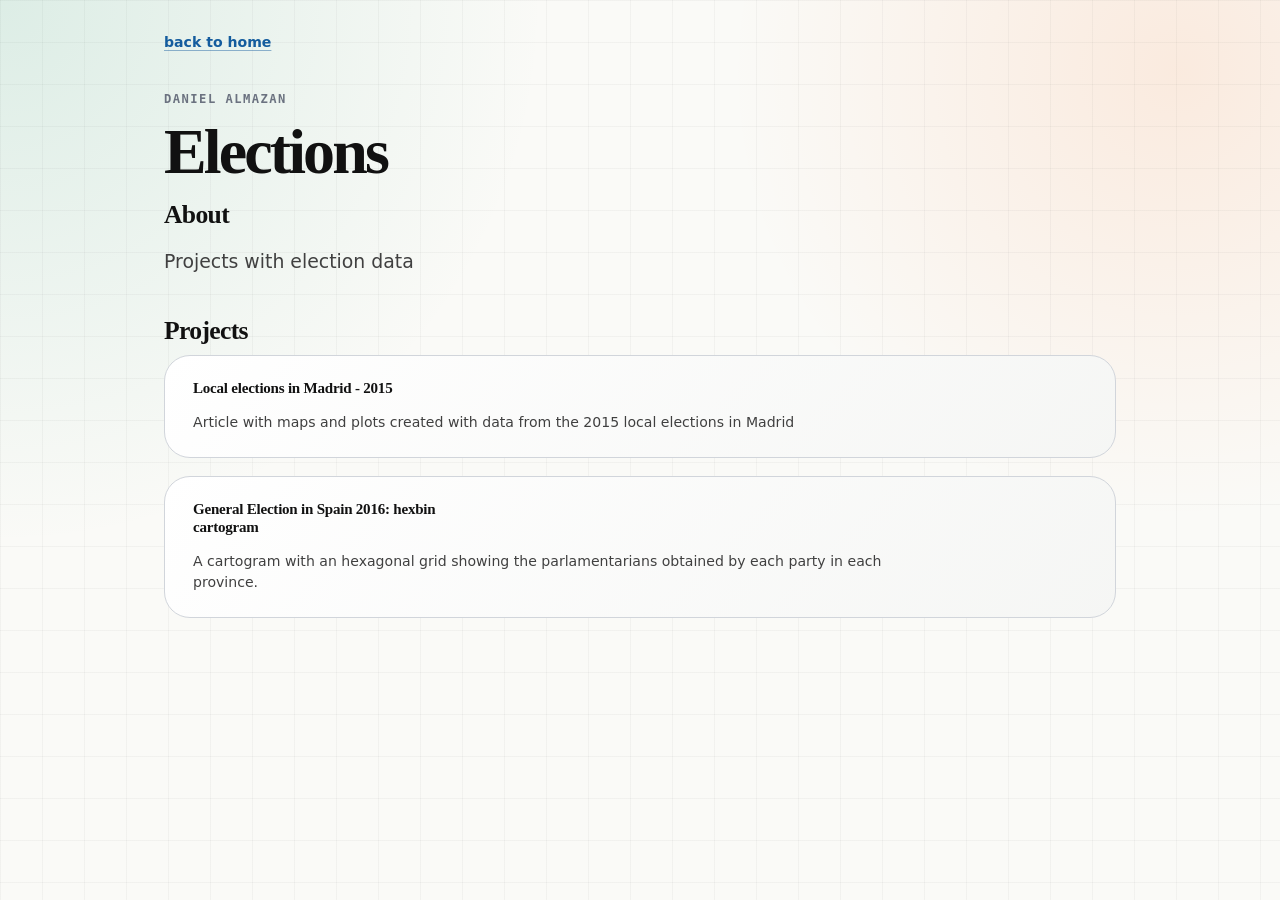
<file: elections.html>
<!DOCTYPE html>

<html>

<head>

<meta charset="utf-8" />
<meta name="generator" content="pandoc" />
<meta http-equiv="X-UA-Compatible" content="IE=EDGE" />

<meta name="viewport" content="width=device-width, initial-scale=1" />

<meta name="author" content="Daniel Almazan" />


<title>Elections</title>

<script>// Pandoc 2.9 adds attributes on both header and div. We remove the former (to
// be compatible with the behavior of Pandoc < 2.8).
document.addEventListener('DOMContentLoaded', function(e) {
  var hs = document.querySelectorAll("div.section[class*='level'] > :first-child");
  var i, h, a;
  for (i = 0; i < hs.length; i++) {
    h = hs[i];
    if (!/^h[1-6]$/i.test(h.tagName)) continue;  // it should be a header h1-h6
    a = h.attributes;
    while (a.length > 0) h.removeAttribute(a[0].name);
  }
});
</script>

<style type="text/css">
code{white-space: pre-wrap;}
span.smallcaps{font-variant: small-caps;}
span.underline{text-decoration: underline;}
div.column{display: inline-block; vertical-align: top; width: 50%;}
div.hanging-indent{margin-left: 1.5em; text-indent: -1.5em;}
ul.task-list{list-style: none;}
.display.math{display: block; text-align: center; margin: 0.5rem auto;}
</style>











</head>

<body>




<h1 class="title toc-ignore">Elections</h1>
<h4 class="author">Daniel Almazan</h4>



<style>
@font-face {
font-family: "Frances";
src: local("Frances");
font-display: swap;
}
:root {
--dani-bg: #FAFAF7;
--dani-panel: #FFFFFF;
--dani-panel-alt: #F3F4F2;
--dani-text: #111111;
--dani-text-soft: #404040;
--dani-muted: #6B7280;
--dani-border: #D1D5DB;
--dani-primary: #145C9E;
--dani-highlight: #FB6107;
--dani-heading-font-serif: "Frances", Georgia, serif;
--dani-body-font: "Geist", system-ui, sans-serif;
--dani-mono-font: "Roboto Mono", ui-monospace, monospace;
--dani-radius: 18px;
}
* {
box-sizing: border-box;
}
html {
background:
radial-gradient(circle at top left, rgba(67, 170, 139, 0.16), transparent 34rem),
radial-gradient(circle at 92% 8%, rgba(251, 97, 7, 0.10), transparent 28rem),
var(--dani-bg);
color: var(--dani-text);
font-family: var(--dani-body-font);
font-size: 16px;
line-height: 1.55;
min-height: 100%;
overflow-x: hidden;
text-rendering: optimizeLegibility;
}
body {
background:
linear-gradient(rgba(17, 17, 17, 0.035) 1px, transparent 1px),
linear-gradient(90deg, rgba(17, 17, 17, 0.035) 1px, transparent 1px);
background-size: 42px 42px;
color: var(--dani-text);
margin: 0;
min-height: 100vh;
overflow-x: hidden;
}
#header,
body > h1.title,
body > h4.author {
display: none;
}
.dani-page {
margin: 0 auto;
max-width: 1040px;
padding: clamp(14px, 2.5vw, 30px) clamp(18px, 4vw, 44px) 64px;
width: 100%;
}
.back-link {
color: var(--dani-primary);
display: inline-block;
font-family: var(--dani-body-font);
font-size: 0.88rem;
font-weight: 600;
margin-bottom: 12px;
text-decoration-color: color-mix(in srgb, var(--dani-primary), transparent 55%);
text-underline-offset: 0.18em;
}
.back-link:hover {
color: var(--dani-highlight);
text-decoration-color: currentColor;
}
.hero {
animation: rise-in 680ms ease both;
max-width: 760px;
padding: clamp(10px, 2vw, 24px) 0 18px;
}
.eyebrow {
color: var(--dani-muted);
font-family: var(--dani-mono-font);
font-size: 0.76rem;
font-weight: 600;
letter-spacing: 0.12em;
text-transform: uppercase;
}
.hero h1 {
color: var(--dani-text);
font-family: var(--dani-heading-font-serif);
font-size: clamp(2.2rem, 5.2vw, 4rem);
font-weight: 700;
letter-spacing: -0.045em;
line-height: 0.96;
margin: 12px 0 20px;
max-width: 640px;
}
.page-subtitle,
.projects-title {
color: var(--dani-text);
font-family: var(--dani-heading-font-serif);
font-size: clamp(1.12rem, 2vw, 1.6rem);
letter-spacing: -0.025em;
line-height: 1;
margin: 0 0 12px;
}
.lead {
color: var(--dani-text-soft);
font-size: clamp(1rem, 1.5vw, 1.18rem);
line-height: 1.5;
max-width: 680px;
}
.projects-title {
animation: rise-in 680ms ease both;
animation-delay: 80ms;
margin-top: 6px;
}
.project-list {
animation: rise-in 680ms ease both;
animation-delay: 120ms;
display: grid;
gap: 18px;
}
.project-card {
background:
linear-gradient(135deg, rgba(255, 255, 255, 0.72), rgba(243, 244, 242, 0.82)),
var(--dani-panel);
border: 1px solid var(--dani-border);
border-radius: calc(var(--dani-radius) + 8px);
color: inherit;
min-width: 0;
padding: clamp(16px, 2.5vw, 24px) clamp(16px, 3vw, 28px);
position: relative;
text-decoration: none;
transition: background 180ms ease, box-shadow 180ms ease, transform 180ms ease;
}
.project-card::after {
background: var(--dani-highlight);
border-radius: 999px;
content: "";
height: 9px;
opacity: 0;
position: absolute;
right: 24px;
top: 24px;
transform: scale(0.35);
transition: opacity 180ms ease, transform 180ms ease;
width: 9px;
}
.project-card:hover {
background: var(--dani-panel);
box-shadow: inset 0 0 0 1px rgba(20, 92, 158, 0.18);
transform: translateY(-3px);
}
.project-card:hover::after {
opacity: 1;
transform: scale(1);
}
.project-card h3 {
color: var(--dani-text);
font-family: var(--dani-heading-font-serif);
font-size: clamp(0.94rem, 1.15vw, 1.12rem);
letter-spacing: -0.015em;
line-height: 1.18;
margin: 0 0 14px;
max-width: 34ch;
overflow-wrap: break-word;
}
.project-card p {
color: var(--dani-text-soft);
font-size: 0.88rem;
line-height: 1.5;
margin: 0;
max-width: 44rem;
overflow-wrap: break-word;
}
@keyframes rise-in {
from {
opacity: 0;
transform: translateY(18px);
}
to {
opacity: 1;
transform: translateY(0);
}
}
@media (max-width: 560px) {
.dani-page {
padding-left: 14px;
padding-right: 14px;
}
.hero h1 {
font-size: clamp(1.85rem, 8.5vw, 2.25rem);
letter-spacing: -0.025em;
}
.project-card {
padding: 16px;
}
.project-card h3 {
font-size: 0.9rem;
letter-spacing: 0;
line-height: 1.24;
max-width: 100%;
}
.project-card p {
font-size: 0.84rem;
}
}
</style>
<main class="dani-page">
  <a class="back-link" href="https://danielalmazan.com/">back to home</a>

  <section class="hero" aria-labelledby="page-title">
    <div class="eyebrow">Daniel Almazan</div>
    <h1 id="page-title">Elections</h1>
    <h2 class="page-subtitle">About</h2>
    <p class="lead">Projects with election data</p>
  </section>

  <h2 class="projects-title">Projects</h2>

  <section class="project-list" aria-label="Projects">
    <a class="project-card" href="https://danielalmazan.com/elections/elections_locals_2015_madrid.html">
      <h3>Local elections in Madrid - 2015</h3>
      <p>Article with maps and plots created with data from the 2015 local elections in Madrid</p>
    </a>

    <a class="project-card" href="https://danielalmazan.com/elections/gen_elections_2016_hex.html">
      <h3>General Election in Spain 2016: hexbin cartogram</h3>
      <p>A cartogram with an hexagonal grid showing the parlamentarians obtained by each party in each province.</p>
    </a>
  </section>
</main>



<!-- code folding -->



</body>
</html>
</file>
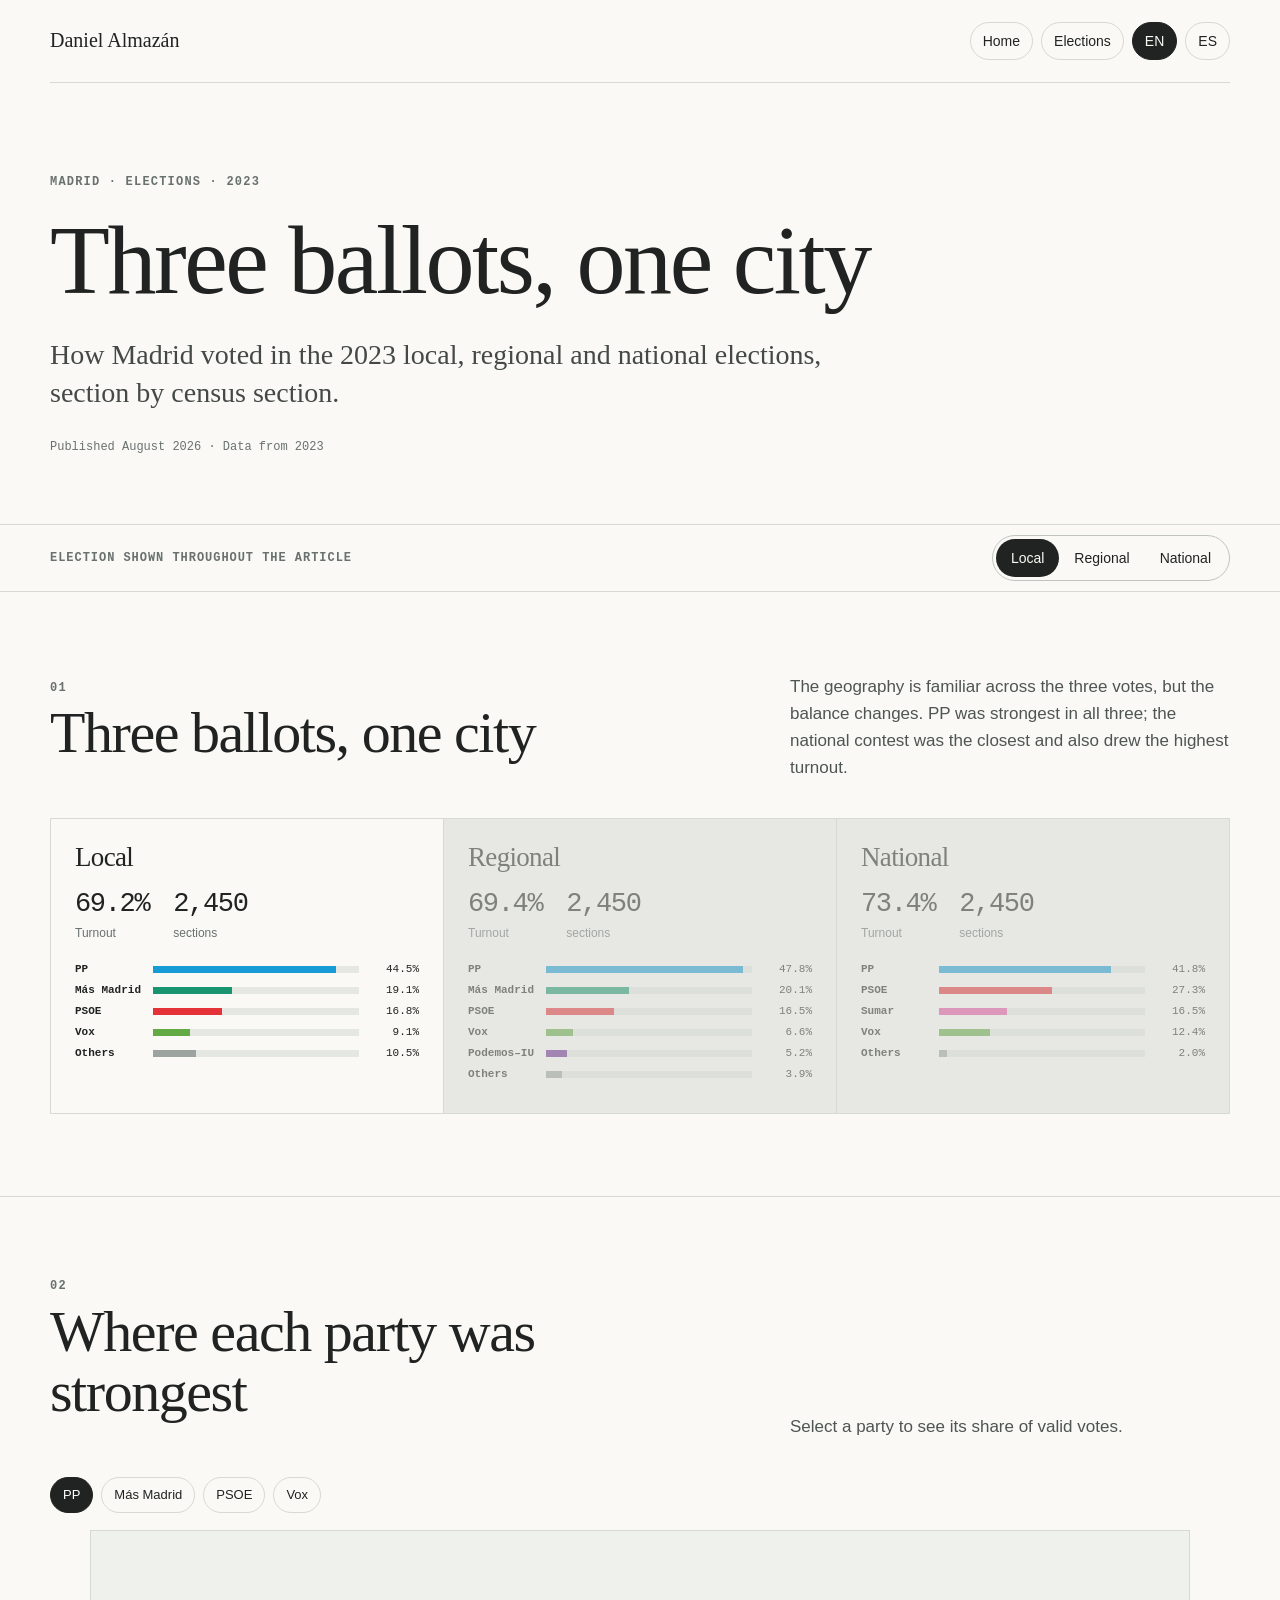
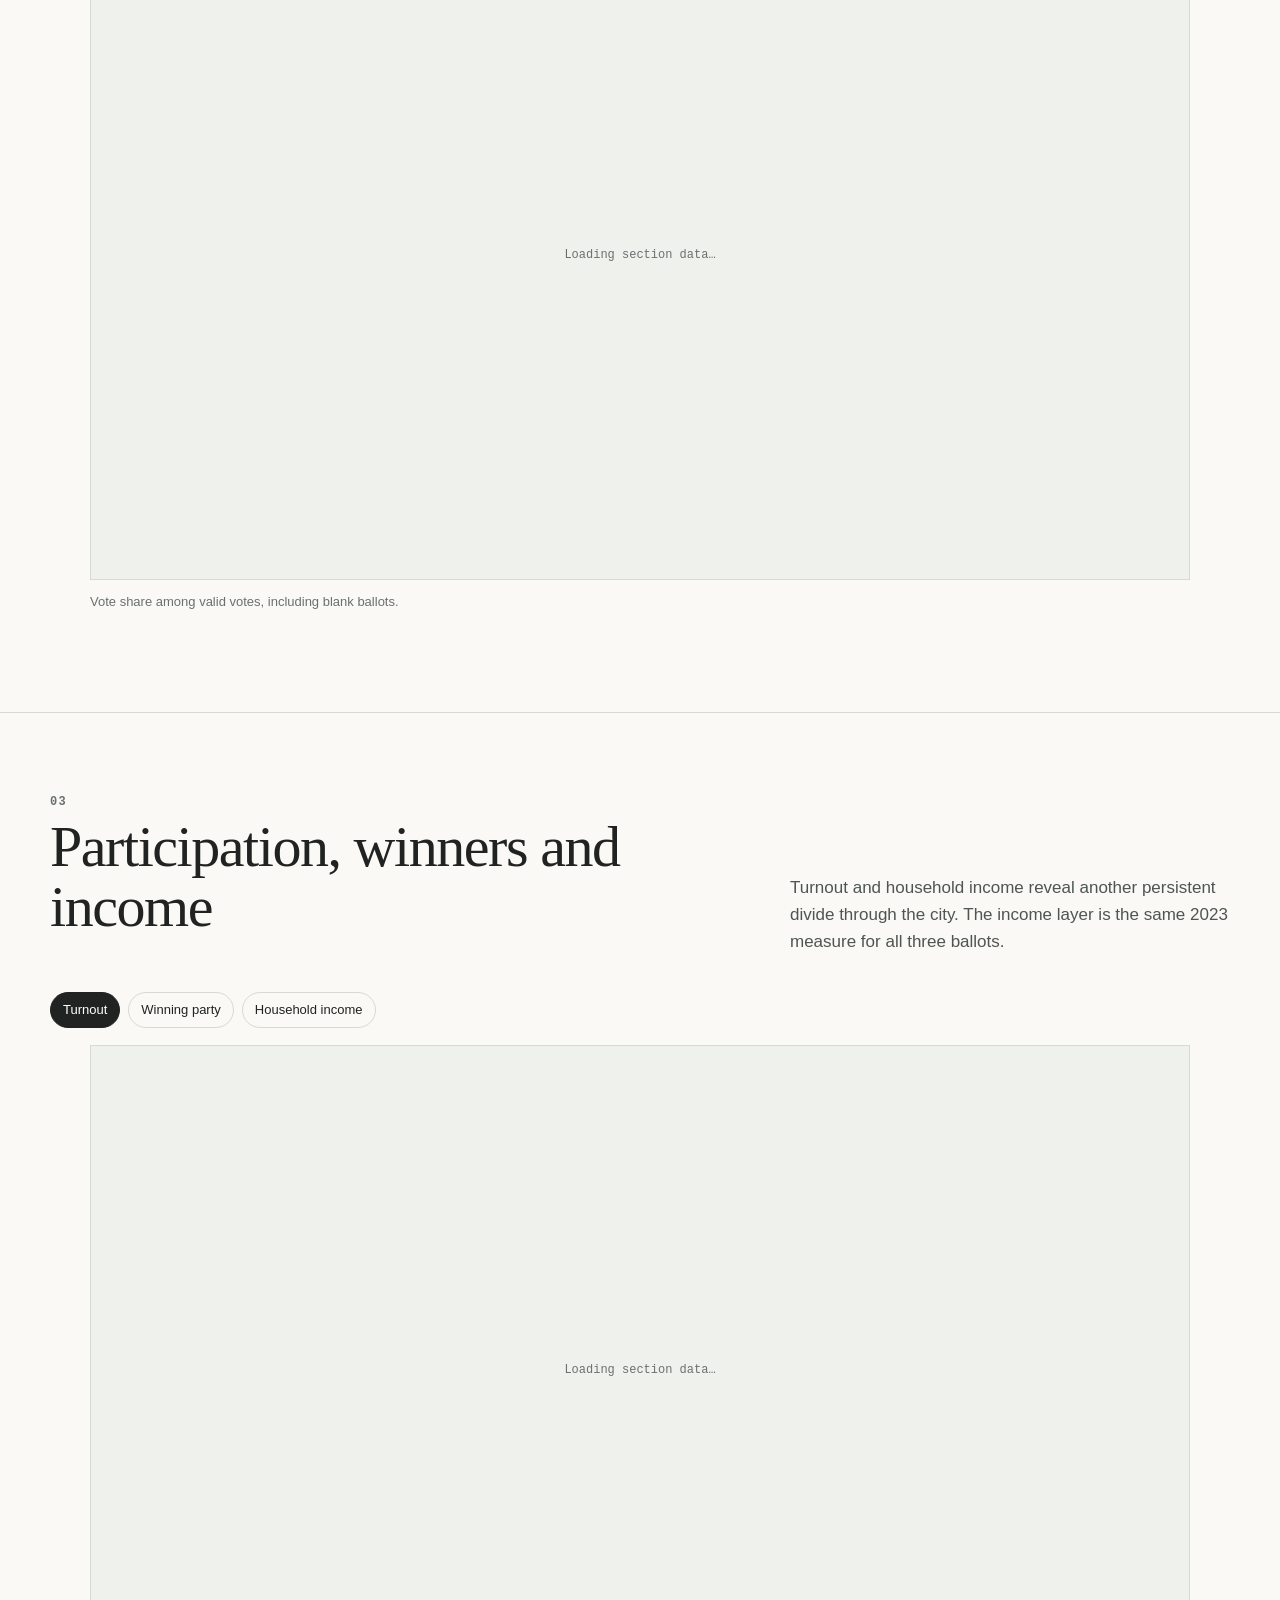
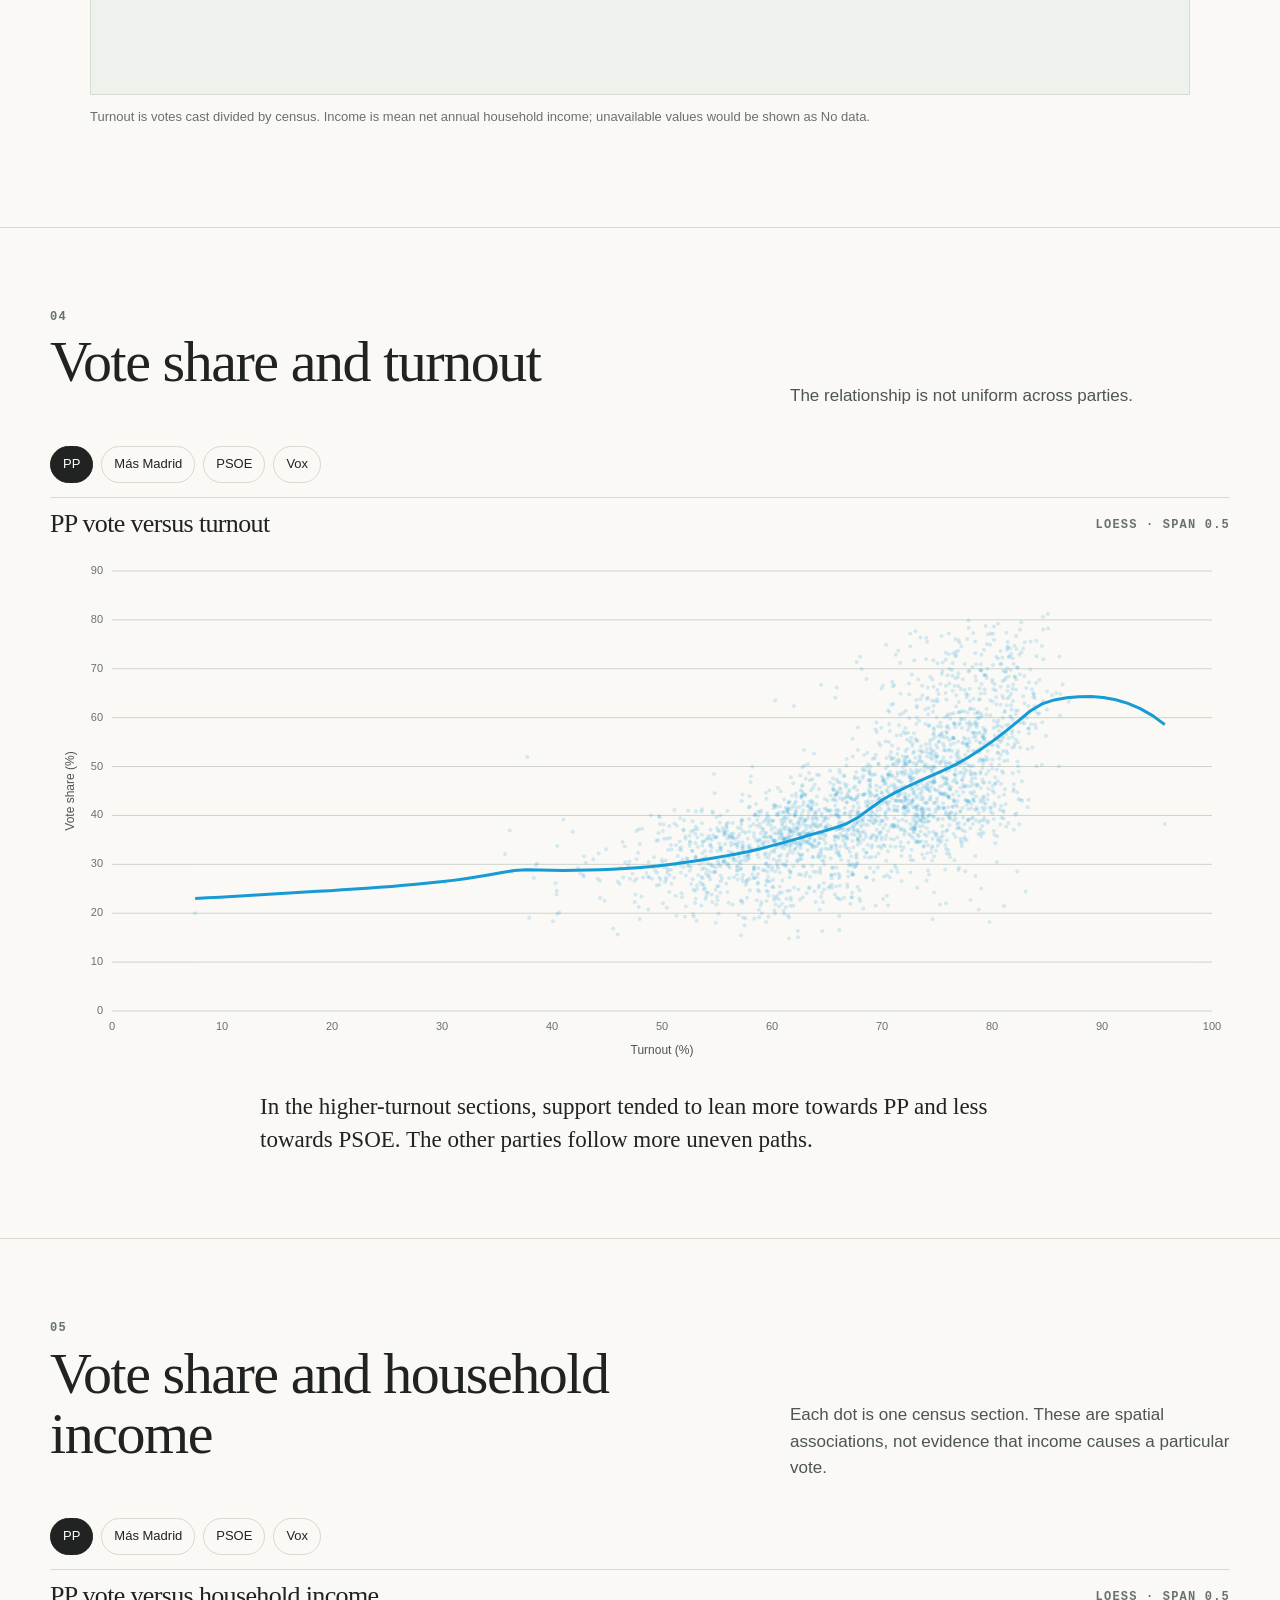
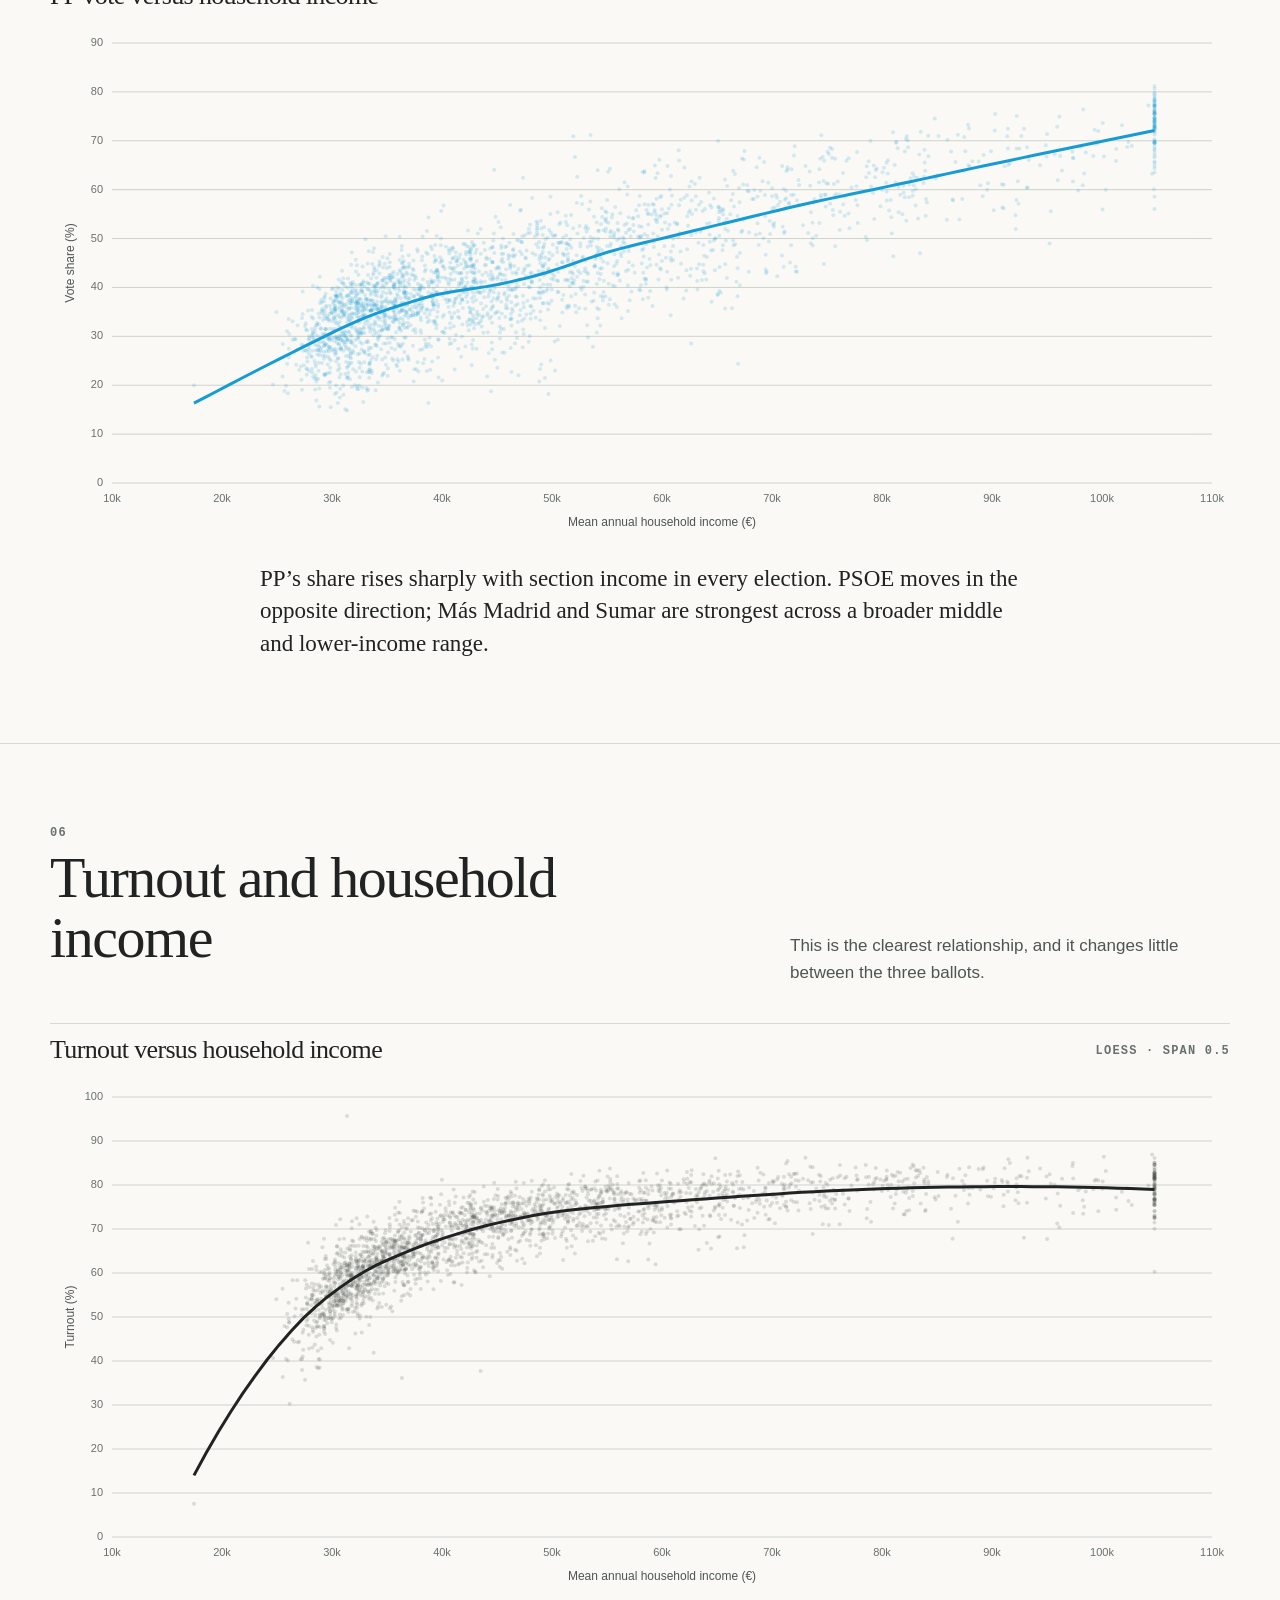
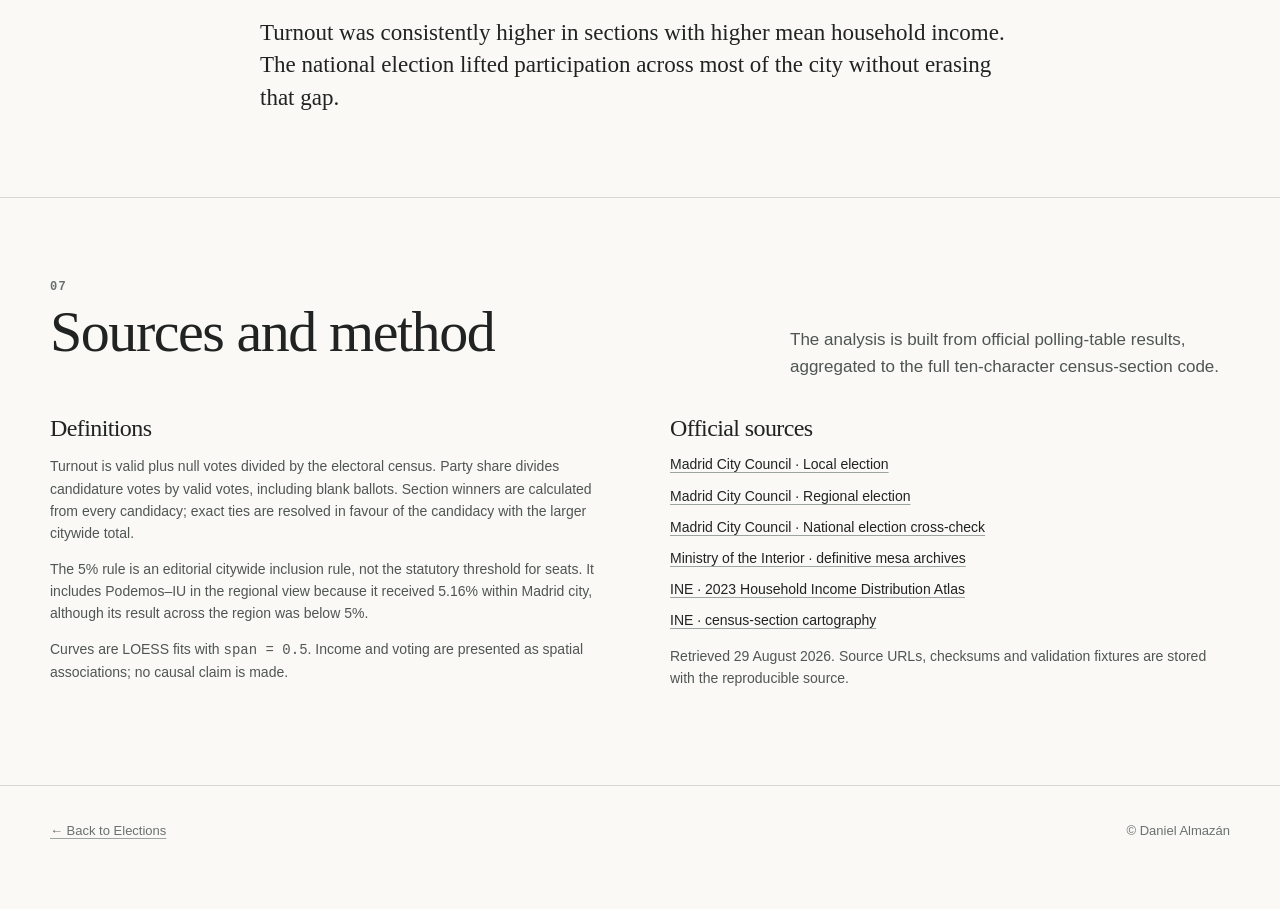
<file: madrid_elections_2023.html>
<!doctype html>
<html lang="en">
<head>
<meta charset="utf-8">
<meta name="viewport" content="width=device-width, initial-scale=1">
<meta name="description" content="Interactive maps and charts of Madrid's 2023 local, regional and national election results by census section.">
<title>Madrid Elections 2023 — Daniel Almazán</title>
<link rel="stylesheet" href="assets/madrid-elections-2023/maplibre-gl.css">
<link rel="stylesheet" href="assets/madrid-elections-2023/article.css?v=20260830-1">
</head>
<body>

<header class="page site-head">
  <a class="brand" href="https://danielalmazan.com/">Daniel Almazán</a>
  <div class="nav-links">
    <a href="https://danielalmazan.com/" data-i18n="home">Home</a>
    <a href="https://danielalmazan.com/elections/" data-i18n="electionsNav">Elections</a>
    <div class="language" aria-label="Language"><button type="button" data-lang="en" aria-pressed="true">EN</button><button type="button" data-lang="es" aria-pressed="false">ES</button></div>
  </div>
</header>

<main>
<div class="page hero">
  <div class="kicker" data-i18n="kicker">Madrid · Elections · 2023</div>
  <h1 data-i18n="title">Three ballots, one city</h1>
  <div class="dek" data-i18n="dek">How Madrid voted in the 2023 local, regional and national elections, section by census section.</div>
  <div class="date" data-i18n="date">Published August 2026 · Data from 2023</div>
</div>

<div class="sticky-switch">
  <div class="page switch-inner">
    <span class="switch-label" data-i18n="chooseElection">Election shown throughout the article</span>
    <div class="segmented election-selector" role="group" aria-label="Election">
      <button type="button" data-election="local" aria-pressed="true" data-i18n="local">Local</button>
      <button type="button" data-election="regional" aria-pressed="false" data-i18n="regional">Regional</button>
      <button type="button" data-election="national" aria-pressed="false" data-i18n="national">National</button>
    </div>
  </div>
</div>

<section id="overview"><div class="page">
  <div class="section-intro"><div><div class="eyebrow">01</div><h2 data-i18n="overviewTitle">Three ballots, one city</h2></div><p data-i18n="overviewCopy">The geography is familiar across the three votes, but the balance changes. PP was strongest in all three; the national contest was the closest and also drew the highest turnout.</p></div>
  <div id="comparison" class="comparison" aria-live="polite"></div>
</div></section>

<section id="party-map"><div class="page">
  <div class="section-intro"><div><div class="eyebrow">02</div><h2 data-i18n="partyMapTitle">Where each party was strongest</h2></div><p data-i18n="partyMapCopy">Select a party to see its share of valid votes.</p></div>
  <div id="party-controls" class="controls party-controls" role="group" aria-label="Party"></div>
  <figure class="figure"><div class="map-shell" id="party-shell"><div id="party-map-canvas" class="map" aria-label="Party vote-share map"></div><div class="loading" data-i18n="loading">Loading section data…</div><div class="map-toolbar"><button class="map-action fullscreen" data-map="party" data-i18n="fullscreen">Full screen</button></div><div class="zoom-hint" aria-live="polite" data-i18n="zoomHint">Hold Ctrl and scroll to zoom</div><button class="map-action map-activate" data-map="party" data-i18n="activateMap">Use map</button><div id="party-legend" class="map-legend"></div></div><figcaption data-i18n="partyMapCaption">Vote share among valid votes, including blank ballots.</figcaption></figure>
</div></section>

<section id="context-map"><div class="page">
  <div class="section-intro"><div><div class="eyebrow">03</div><h2 data-i18n="contextTitle">Participation, winners and income</h2></div><p data-i18n="contextCopy">Turnout and household income reveal another persistent divide through the city. The income layer is the same 2023 measure for all three ballots.</p></div>
  <div id="metric-controls" class="controls" role="group" aria-label="Map metric"><button data-metric="turnout" aria-pressed="true" data-i18n="turnout">Turnout</button><button data-metric="winner" aria-pressed="false" data-i18n="winner">Winning party</button><button data-metric="income" aria-pressed="false" data-i18n="income">Household income</button></div>
  <figure class="figure"><div class="map-shell" id="context-shell"><div id="context-map-canvas" class="map" aria-label="Context map"></div><div class="loading" data-i18n="loading">Loading section data…</div><div class="map-toolbar"><button class="map-action fullscreen" data-map="context" data-i18n="fullscreen">Full screen</button></div><div class="zoom-hint" aria-live="polite" data-i18n="zoomHint">Hold Ctrl and scroll to zoom</div><button class="map-action map-activate" data-map="context" data-i18n="activateMap">Use map</button><div id="context-legend" class="map-legend"></div></div><figcaption data-i18n="contextCaption">Turnout is votes cast divided by census. Income is mean net annual household income; unavailable values would be shown as No data.</figcaption></figure>
</div></section>

<section id="turnout-vote"><div class="page">
  <div class="section-intro"><div><div class="eyebrow">04</div><h2 data-i18n="turnoutVoteTitle">Vote share and turnout</h2></div><p data-i18n="turnoutVoteCopy">The relationship is not uniform across parties.</p></div>
  <div id="party-controls-chart1" class="controls party-controls" role="group" aria-label="Party"></div>
  <div class="chart-wrap"><div class="chart-head"><h3 id="chart1-title"></h3><div class="eyebrow" data-i18n="loess">LOESS · span 0.5</div></div><canvas id="chart-turnout" class="chart" role="img"></canvas></div>
  <p class="insight" data-i18n="turnoutInsight">In the higher-turnout sections, support tended to lean more towards PP and less towards PSOE. The other parties follow more uneven paths.</p>
</div></section>

<section id="income-vote"><div class="page">
  <div class="section-intro"><div><div class="eyebrow">05</div><h2 data-i18n="incomeVoteTitle">Vote share and household income</h2></div><p data-i18n="incomeVoteCopy">Each dot is one census section. These are spatial associations, not evidence that income causes a particular vote.</p></div>
  <div id="party-controls-chart2" class="controls party-controls" role="group" aria-label="Party"></div>
  <div class="chart-wrap"><div class="chart-head"><h3 id="chart2-title"></h3><div class="eyebrow" data-i18n="loess">LOESS · span 0.5</div></div><canvas id="chart-income" class="chart" role="img"></canvas></div>
  <p class="insight" data-i18n="incomeInsight">PP’s share rises sharply with section income in every election. PSOE moves in the opposite direction; Más Madrid and Sumar are strongest across a broader middle and lower-income range.</p>
</div></section>

<section id="turnout-income"><div class="page">
  <div class="section-intro"><div><div class="eyebrow">06</div><h2 data-i18n="turnoutIncomeTitle">Turnout and household income</h2></div><p data-i18n="turnoutIncomeCopy">This is the clearest relationship, and it changes little between the three ballots.</p></div>
  <div class="chart-wrap"><div class="chart-head"><h3 id="chart3-title"></h3><div class="eyebrow" data-i18n="loess">LOESS · span 0.5</div></div><canvas id="chart-turnout-income" class="chart" role="img"></canvas></div>
  <p class="insight" data-i18n="turnoutIncomeInsight">Turnout was consistently higher in sections with higher mean household income. The national election lifted participation across most of the city without erasing that gap.</p>
</div></section>

<section id="method"><div class="page">
  <div class="section-intro"><div><div class="eyebrow">07</div><h2 data-i18n="methodTitle">Sources and method</h2></div><p data-i18n="methodIntro">The analysis is built from official polling-table results, aggregated to the ten-character census-section code.</p></div>
  <div class="method-grid"><div><h3 data-i18n="definitionsTitle">Definitions</h3><div data-i18n-html="definitions"><p>Turnout is valid plus null votes divided by the electoral census. Party share divides candidature votes by valid votes, including blank ballots. Section winners are calculated from every candidacy; exact ties are resolved in favour of the candidacy with the larger citywide total.</p><p>The 5% rule is an editorial citywide inclusion rule, not the statutory threshold for seats. It includes Podemos–IU in the regional view because it received 5.16% within Madrid city, although its result across the region was below 5%.</p><p>Curves are LOESS fits with <code>span = 0.5</code>. Income and voting are presented as spatial associations; no causal claim is made.</p></div></div>
  <div><h3 data-i18n="sourcesTitle">Official sources</h3><div class="source-list"><a href="https://datos.madrid.es/dataset/210285-0-elecciones-ayuntamiento-madrid">Madrid City Council · Local election</a><a href="https://www.madrid.es/portales/munimadrid/es/Resultados-electorales-Asamblea-de-Madrid-2023/?vgnextchannel=1a47c2338522a210VgnVCM1000000b205a0aRCRD&vgnextoid=d6205ea540c99810VgnVCM1000001d4a900aRCRD">Madrid City Council · Regional election</a><a href="https://datos.madrid.es/dataset/210278-0-elecciones-congreso-diputados">Madrid City Council · National election cross-check</a><a href="https://infoelectoral.interior.gob.es/minisites/relecinf/">Ministry of the Interior · definitive mesa archives</a><a href="https://www.ine.es/dyngs/INEbase/es/operacion.htm?c=Estadistica_C&cid=1254736177088&idp=1254735976608&menu=resultados">INE · 2023 Household Income Distribution Atlas</a><a href="https://www.ine.es/dyngs/DAB/index.htm?cid=1389">INE · census-section cartography</a></div><p data-i18n="retrieval">Retrieved 29 August 2026. Source URLs, checksums and validation fixtures are stored with the reproducible source.</p></div></div>
</div></section>
</main>

<footer class="page footer"><a href="https://danielalmazan.com/elections/" data-i18n="backElections">← Back to Elections</a><span>© Daniel Almazán</span></footer>

<script src="assets/madrid-elections-2023/maplibre-gl.js"></script>
<script src="assets/madrid-elections-2023/pmtiles.js"></script>
<script src="assets/madrid-elections-2023/article.js?v=20260830-1"></script>
<!-- danielalmazan.com support footer -->
<script src="https://danielalmazan.com/assets/site-footer/v1/site-footer.js" defer data-placement="auto" data-project-es="Tres urnas, una ciudad" data-project-en="Madrid elections 2023: three ballots, one city"></script>
<!-- Cloudflare Web Analytics -->
<script id="cf-analytics-loader">
(() => {
  try {
    if (localStorage.getItem("exclude_cf_analytics") === "1") return;
  } catch { /* Storage unavailable: retain normal analytics. */ }
  if (document.querySelector('script[src^="https://static.cloudflareinsights.com/beacon.min.js"]')) return;
  const beacon = document.createElement("script");
  beacon.type = "module";
  beacon.src = "https://static.cloudflareinsights.com/beacon.min.js";
  beacon.setAttribute("data-cf-beacon", '{"token": "7e557ad432574707b8ba15bdd75c688e"}');
  document.body.appendChild(beacon);
})();
</script>
<!-- End Cloudflare Web Analytics -->
</body>
</html>
</file>
<file: assets/madrid-elections-2023/maplibre-gl.css>
.maplibregl-map{font:12px/20px Helvetica Neue,Arial,Helvetica,sans-serif;overflow:hidden;position:relative;-webkit-tap-highlight-color:rgb(0 0 0/0)}.maplibregl-canvas{left:0;position:absolute;top:0}.maplibregl-map:fullscreen{height:100%;width:100%}.maplibregl-ctrl-group button.maplibregl-ctrl-compass{touch-action:none}.maplibregl-canvas-container.maplibregl-interactive,.maplibregl-ctrl-group button.maplibregl-ctrl-compass{cursor:grab;-webkit-user-select:none;-moz-user-select:none;user-select:none}.maplibregl-canvas-container.maplibregl-interactive.maplibregl-track-pointer{cursor:pointer}.maplibregl-canvas-container.maplibregl-interactive:active,.maplibregl-ctrl-group button.maplibregl-ctrl-compass:active{cursor:grabbing}.maplibregl-canvas-container.maplibregl-touch-zoom-rotate,.maplibregl-canvas-container.maplibregl-touch-zoom-rotate .maplibregl-canvas{touch-action:pan-x pan-y}.maplibregl-canvas-container.maplibregl-touch-drag-pan,.maplibregl-canvas-container.maplibregl-touch-drag-pan .maplibregl-canvas{touch-action:pinch-zoom}.maplibregl-canvas-container.maplibregl-touch-zoom-rotate.maplibregl-touch-drag-pan,.maplibregl-canvas-container.maplibregl-touch-zoom-rotate.maplibregl-touch-drag-pan .maplibregl-canvas{touch-action:none}.maplibregl-canvas-container.maplibregl-touch-drag-pan.maplibregl-cooperative-gestures,.maplibregl-canvas-container.maplibregl-touch-drag-pan.maplibregl-cooperative-gestures .maplibregl-canvas{touch-action:pan-x pan-y}.maplibregl-ctrl-bottom-left,.maplibregl-ctrl-bottom-right,.maplibregl-ctrl-top-left,.maplibregl-ctrl-top-right{pointer-events:none;position:absolute;z-index:2}.maplibregl-ctrl-top-left{left:0;top:0}.maplibregl-ctrl-top-right{right:0;top:0}.maplibregl-ctrl-bottom-left{bottom:0;left:0}.maplibregl-ctrl-bottom-right{bottom:0;right:0}.maplibregl-ctrl{clear:both;pointer-events:auto;transform:translate(0)}.maplibregl-ctrl-top-left .maplibregl-ctrl{float:left;margin:10px 0 0 10px}.maplibregl-ctrl-top-right .maplibregl-ctrl{float:right;margin:10px 10px 0 0}.maplibregl-ctrl-bottom-left .maplibregl-ctrl{float:left;margin:0 0 10px 10px}.maplibregl-ctrl-bottom-right .maplibregl-ctrl{float:right;margin:0 10px 10px 0}.maplibregl-ctrl-group{background:#fff;border-radius:4px}.maplibregl-ctrl-group:not(:empty){box-shadow:0 0 0 2px rgba(0,0,0,.1)}@media (forced-colors:active){.maplibregl-ctrl-group:not(:empty){box-shadow:0 0 0 2px ButtonText}}.maplibregl-ctrl-group button{background-color:transparent;border:0;box-sizing:border-box;cursor:pointer;display:block;height:29px;outline:none;padding:0;width:29px}.maplibregl-ctrl-group button+button{border-top:1px solid #ddd}.maplibregl-ctrl button .maplibregl-ctrl-icon{background-position:50%;background-repeat:no-repeat;display:block;height:100%;width:100%}@media (forced-colors:active){.maplibregl-ctrl-icon{background-color:transparent}.maplibregl-ctrl-group button+button{border-top:1px solid ButtonText}}.maplibregl-ctrl button::-moz-focus-inner{border:0;padding:0}.maplibregl-ctrl-attrib-button:focus,.maplibregl-ctrl-group button:focus{box-shadow:0 0 2px 2px #0096ff}.maplibregl-ctrl button:disabled{cursor:not-allowed}.maplibregl-ctrl button:disabled .maplibregl-ctrl-icon{opacity:.25}@media (hover:hover){.maplibregl-ctrl button:not(:disabled):hover{background-color:rgba(0,0,0,.05)}}.maplibregl-ctrl button:not(:disabled):active{background-color:rgba(0,0,0,.05)}.maplibregl-ctrl-group button:focus:focus-visible{box-shadow:0 0 2px 2px #0096ff}.maplibregl-ctrl-group button:focus:not(:focus-visible){box-shadow:none}.maplibregl-ctrl-group button:focus:first-child{border-radius:4px 4px 0 0}.maplibregl-ctrl-group button:focus:last-child{border-radius:0 0 4px 4px}.maplibregl-ctrl-group button:focus:only-child{border-radius:inherit}.maplibregl-ctrl button.maplibregl-ctrl-zoom-out .maplibregl-ctrl-icon{background-image:url("data:image/svg+xml;charset=utf-8,%3Csvg xmlns='http://www.w3.org/2000/svg' width='29' height='29' fill='%23333' viewBox='0 0 29 29'%3E%3Cpath d='M10 13c-.75 0-1.5.75-1.5 1.5S9.25 16 10 16h9c.75 0 1.5-.75 1.5-1.5S19.75 13 19 13z'/%3E%3C/svg%3E")}.maplibregl-ctrl button.maplibregl-ctrl-zoom-in .maplibregl-ctrl-icon{background-image:url("data:image/svg+xml;charset=utf-8,%3Csvg xmlns='http://www.w3.org/2000/svg' width='29' height='29' fill='%23333' viewBox='0 0 29 29'%3E%3Cpath d='M14.5 8.5c-.75 0-1.5.75-1.5 1.5v3h-3c-.75 0-1.5.75-1.5 1.5S9.25 16 10 16h3v3c0 .75.75 1.5 1.5 1.5S16 19.75 16 19v-3h3c.75 0 1.5-.75 1.5-1.5S19.75 13 19 13h-3v-3c0-.75-.75-1.5-1.5-1.5'/%3E%3C/svg%3E")}@media (forced-colors:active){.maplibregl-ctrl button.maplibregl-ctrl-zoom-out .maplibregl-ctrl-icon{background-image:url("data:image/svg+xml;charset=utf-8,%3Csvg xmlns='http://www.w3.org/2000/svg' width='29' height='29' fill='%23fff' viewBox='0 0 29 29'%3E%3Cpath d='M10 13c-.75 0-1.5.75-1.5 1.5S9.25 16 10 16h9c.75 0 1.5-.75 1.5-1.5S19.75 13 19 13z'/%3E%3C/svg%3E")}.maplibregl-ctrl button.maplibregl-ctrl-zoom-in .maplibregl-ctrl-icon{background-image:url("data:image/svg+xml;charset=utf-8,%3Csvg xmlns='http://www.w3.org/2000/svg' width='29' height='29' fill='%23fff' viewBox='0 0 29 29'%3E%3Cpath d='M14.5 8.5c-.75 0-1.5.75-1.5 1.5v3h-3c-.75 0-1.5.75-1.5 1.5S9.25 16 10 16h3v3c0 .75.75 1.5 1.5 1.5S16 19.75 16 19v-3h3c.75 0 1.5-.75 1.5-1.5S19.75 13 19 13h-3v-3c0-.75-.75-1.5-1.5-1.5'/%3E%3C/svg%3E")}}@media (forced-colors:active) and (prefers-color-scheme:light){.maplibregl-ctrl button.maplibregl-ctrl-zoom-out .maplibregl-ctrl-icon{background-image:url("data:image/svg+xml;charset=utf-8,%3Csvg xmlns='http://www.w3.org/2000/svg' width='29' height='29' viewBox='0 0 29 29'%3E%3Cpath d='M10 13c-.75 0-1.5.75-1.5 1.5S9.25 16 10 16h9c.75 0 1.5-.75 1.5-1.5S19.75 13 19 13z'/%3E%3C/svg%3E")}.maplibregl-ctrl button.maplibregl-ctrl-zoom-in .maplibregl-ctrl-icon{background-image:url("data:image/svg+xml;charset=utf-8,%3Csvg xmlns='http://www.w3.org/2000/svg' width='29' height='29' viewBox='0 0 29 29'%3E%3Cpath d='M14.5 8.5c-.75 0-1.5.75-1.5 1.5v3h-3c-.75 0-1.5.75-1.5 1.5S9.25 16 10 16h3v3c0 .75.75 1.5 1.5 1.5S16 19.75 16 19v-3h3c.75 0 1.5-.75 1.5-1.5S19.75 13 19 13h-3v-3c0-.75-.75-1.5-1.5-1.5'/%3E%3C/svg%3E")}}.maplibregl-ctrl button.maplibregl-ctrl-fullscreen .maplibregl-ctrl-icon{background-image:url("data:image/svg+xml;charset=utf-8,%3Csvg xmlns='http://www.w3.org/2000/svg' width='29' height='29' fill='%23333' viewBox='0 0 29 29'%3E%3Cpath d='M24 16v5.5c0 1.75-.75 2.5-2.5 2.5H16v-1l3-1.5-4-5.5 1-1 5.5 4 1.5-3zM6 16l1.5 3 5.5-4 1 1-4 5.5 3 1.5v1H7.5C5.75 24 5 23.25 5 21.5V16zm7-11v1l-3 1.5 4 5.5-1 1-5.5-4L6 13H5V7.5C5 5.75 5.75 5 7.5 5zm11 2.5c0-1.75-.75-2.5-2.5-2.5H16v1l3 1.5-4 5.5 1 1 5.5-4 1.5 3h1z'/%3E%3C/svg%3E")}.maplibregl-ctrl button.maplibregl-ctrl-shrink .maplibregl-ctrl-icon{background-image:url("data:image/svg+xml;charset=utf-8,%3Csvg xmlns='http://www.w3.org/2000/svg' width='29' height='29' viewBox='0 0 29 29'%3E%3Cpath d='M18.5 16c-1.75 0-2.5.75-2.5 2.5V24h1l1.5-3 5.5 4 1-1-4-5.5 3-1.5v-1zM13 18.5c0-1.75-.75-2.5-2.5-2.5H5v1l3 1.5L4 24l1 1 5.5-4 1.5 3h1zm3-8c0 1.75.75 2.5 2.5 2.5H24v-1l-3-1.5L25 5l-1-1-5.5 4L17 5h-1zM10.5 13c1.75 0 2.5-.75 2.5-2.5V5h-1l-1.5 3L5 4 4 5l4 5.5L5 12v1z'/%3E%3C/svg%3E")}@media (forced-colors:active){.maplibregl-ctrl button.maplibregl-ctrl-fullscreen .maplibregl-ctrl-icon{background-image:url("data:image/svg+xml;charset=utf-8,%3Csvg xmlns='http://www.w3.org/2000/svg' width='29' height='29' fill='%23fff' viewBox='0 0 29 29'%3E%3Cpath d='M24 16v5.5c0 1.75-.75 2.5-2.5 2.5H16v-1l3-1.5-4-5.5 1-1 5.5 4 1.5-3zM6 16l1.5 3 5.5-4 1 1-4 5.5 3 1.5v1H7.5C5.75 24 5 23.25 5 21.5V16zm7-11v1l-3 1.5 4 5.5-1 1-5.5-4L6 13H5V7.5C5 5.75 5.75 5 7.5 5zm11 2.5c0-1.75-.75-2.5-2.5-2.5H16v1l3 1.5-4 5.5 1 1 5.5-4 1.5 3h1z'/%3E%3C/svg%3E")}.maplibregl-ctrl button.maplibregl-ctrl-shrink .maplibregl-ctrl-icon{background-image:url("data:image/svg+xml;charset=utf-8,%3Csvg xmlns='http://www.w3.org/2000/svg' width='29' height='29' fill='%23fff' viewBox='0 0 29 29'%3E%3Cpath d='M18.5 16c-1.75 0-2.5.75-2.5 2.5V24h1l1.5-3 5.5 4 1-1-4-5.5 3-1.5v-1zM13 18.5c0-1.75-.75-2.5-2.5-2.5H5v1l3 1.5L4 24l1 1 5.5-4 1.5 3h1zm3-8c0 1.75.75 2.5 2.5 2.5H24v-1l-3-1.5L25 5l-1-1-5.5 4L17 5h-1zM10.5 13c1.75 0 2.5-.75 2.5-2.5V5h-1l-1.5 3L5 4 4 5l4 5.5L5 12v1z'/%3E%3C/svg%3E")}}@media (forced-colors:active) and (prefers-color-scheme:light){.maplibregl-ctrl button.maplibregl-ctrl-fullscreen .maplibregl-ctrl-icon{background-image:url("data:image/svg+xml;charset=utf-8,%3Csvg xmlns='http://www.w3.org/2000/svg' width='29' height='29' viewBox='0 0 29 29'%3E%3Cpath d='M24 16v5.5c0 1.75-.75 2.5-2.5 2.5H16v-1l3-1.5-4-5.5 1-1 5.5 4 1.5-3zM6 16l1.5 3 5.5-4 1 1-4 5.5 3 1.5v1H7.5C5.75 24 5 23.25 5 21.5V16zm7-11v1l-3 1.5 4 5.5-1 1-5.5-4L6 13H5V7.5C5 5.75 5.75 5 7.5 5zm11 2.5c0-1.75-.75-2.5-2.5-2.5H16v1l3 1.5-4 5.5 1 1 5.5-4 1.5 3h1z'/%3E%3C/svg%3E")}.maplibregl-ctrl button.maplibregl-ctrl-shrink .maplibregl-ctrl-icon{background-image:url("data:image/svg+xml;charset=utf-8,%3Csvg xmlns='http://www.w3.org/2000/svg' width='29' height='29' viewBox='0 0 29 29'%3E%3Cpath d='M18.5 16c-1.75 0-2.5.75-2.5 2.5V24h1l1.5-3 5.5 4 1-1-4-5.5 3-1.5v-1zM13 18.5c0-1.75-.75-2.5-2.5-2.5H5v1l3 1.5L4 24l1 1 5.5-4 1.5 3h1zm3-8c0 1.75.75 2.5 2.5 2.5H24v-1l-3-1.5L25 5l-1-1-5.5 4L17 5h-1zM10.5 13c1.75 0 2.5-.75 2.5-2.5V5h-1l-1.5 3L5 4 4 5l4 5.5L5 12v1z'/%3E%3C/svg%3E")}}.maplibregl-ctrl button.maplibregl-ctrl-compass .maplibregl-ctrl-icon{background-image:url("data:image/svg+xml;charset=utf-8,%3Csvg xmlns='http://www.w3.org/2000/svg' width='29' height='29' fill='%23333' viewBox='0 0 29 29'%3E%3Cpath d='m10.5 14 4-8 4 8z'/%3E%3Cpath fill='%23ccc' d='m10.5 16 4 8 4-8z'/%3E%3C/svg%3E")}@media (forced-colors:active){.maplibregl-ctrl button.maplibregl-ctrl-compass .maplibregl-ctrl-icon{background-image:url("data:image/svg+xml;charset=utf-8,%3Csvg xmlns='http://www.w3.org/2000/svg' width='29' height='29' fill='%23fff' viewBox='0 0 29 29'%3E%3Cpath d='m10.5 14 4-8 4 8z'/%3E%3Cpath fill='%23ccc' d='m10.5 16 4 8 4-8z'/%3E%3C/svg%3E")}}@media (forced-colors:active) and (prefers-color-scheme:light){.maplibregl-ctrl button.maplibregl-ctrl-compass .maplibregl-ctrl-icon{background-image:url("data:image/svg+xml;charset=utf-8,%3Csvg xmlns='http://www.w3.org/2000/svg' width='29' height='29' viewBox='0 0 29 29'%3E%3Cpath d='m10.5 14 4-8 4 8z'/%3E%3Cpath fill='%23ccc' d='m10.5 16 4 8 4-8z'/%3E%3C/svg%3E")}}.maplibregl-ctrl button.maplibregl-ctrl-globe .maplibregl-ctrl-icon{background-image:url("data:image/svg+xml;charset=utf-8,%3Csvg xmlns='http://www.w3.org/2000/svg' width='22' height='22' fill='none' stroke='%23333' viewBox='0 0 22 22'%3E%3Ccircle cx='11' cy='11' r='8.5'/%3E%3Cpath d='M17.5 11c0 4.819-3.02 8.5-6.5 8.5S4.5 15.819 4.5 11 7.52 2.5 11 2.5s6.5 3.681 6.5 8.5Z'/%3E%3Cpath d='M13.5 11c0 2.447-.331 4.64-.853 6.206-.262.785-.562 1.384-.872 1.777-.314.399-.58.517-.775.517s-.461-.118-.775-.517c-.31-.393-.61-.992-.872-1.777C8.831 15.64 8.5 13.446 8.5 11s.331-4.64.853-6.206c.262-.785.562-1.384.872-1.777.314-.399.58-.517.775-.517s.461.118.775.517c.31.393.61.992.872 1.777.522 1.565.853 3.76.853 6.206Z'/%3E%3Cpath d='M11 7.5c-1.909 0-3.622-.166-4.845-.428-.616-.132-1.08-.283-1.379-.434a1.3 1.3 0 0 1-.224-.138q.07-.058.224-.138c.299-.151.763-.302 1.379-.434C7.378 5.666 9.091 5.5 11 5.5s3.622.166 4.845.428c.616.132 1.08.283 1.379.434.105.053.177.1.224.138q-.07.058-.224.138c-.299.151-.763.302-1.379.434-1.223.262-2.936.428-4.845.428ZM4.486 6.436ZM11 16.5c-1.909 0-3.622-.166-4.845-.428-.616-.132-1.08-.283-1.379-.434a1.3 1.3 0 0 1-.224-.138 1.3 1.3 0 0 1 .224-.138c.299-.151.763-.302 1.379-.434C7.378 14.666 9.091 14.5 11 14.5s3.622.166 4.845.428c.616.132 1.08.283 1.379.434.105.053.177.1.224.138a1.3 1.3 0 0 1-.224.138c-.299.151-.763.302-1.379.434-1.223.262-2.936.428-4.845.428Zm-6.514-1.064ZM11 12.5c-2.46 0-4.672-.222-6.255-.574-.796-.177-1.406-.38-1.805-.59a1.5 1.5 0 0 1-.39-.272.3.3 0 0 1-.047-.064.3.3 0 0 1 .048-.064c.066-.073.189-.167.389-.272.399-.21 1.009-.413 1.805-.59C6.328 9.722 8.54 9.5 11 9.5s4.672.222 6.256.574c.795.177 1.405.38 1.804.59.2.105.323.2.39.272a.3.3 0 0 1 .047.064.3.3 0 0 1-.048.064 1.4 1.4 0 0 1-.389.272c-.399.21-1.009.413-1.804.59-1.584.352-3.796.574-6.256.574Zm-8.501-1.51v.002zm0 .018v.002zm17.002.002v-.002zm0-.018v-.002z'/%3E%3C/svg%3E")}.maplibregl-ctrl button.maplibregl-ctrl-globe-enabled .maplibregl-ctrl-icon{background-image:url("data:image/svg+xml;charset=utf-8,%3Csvg xmlns='http://www.w3.org/2000/svg' width='22' height='22' fill='none' stroke='%2333b5e5' viewBox='0 0 22 22'%3E%3Ccircle cx='11' cy='11' r='8.5'/%3E%3Cpath d='M17.5 11c0 4.819-3.02 8.5-6.5 8.5S4.5 15.819 4.5 11 7.52 2.5 11 2.5s6.5 3.681 6.5 8.5Z'/%3E%3Cpath d='M13.5 11c0 2.447-.331 4.64-.853 6.206-.262.785-.562 1.384-.872 1.777-.314.399-.58.517-.775.517s-.461-.118-.775-.517c-.31-.393-.61-.992-.872-1.777C8.831 15.64 8.5 13.446 8.5 11s.331-4.64.853-6.206c.262-.785.562-1.384.872-1.777.314-.399.58-.517.775-.517s.461.118.775.517c.31.393.61.992.872 1.777.522 1.565.853 3.76.853 6.206Z'/%3E%3Cpath d='M11 7.5c-1.909 0-3.622-.166-4.845-.428-.616-.132-1.08-.283-1.379-.434a1.3 1.3 0 0 1-.224-.138q.07-.058.224-.138c.299-.151.763-.302 1.379-.434C7.378 5.666 9.091 5.5 11 5.5s3.622.166 4.845.428c.616.132 1.08.283 1.379.434.105.053.177.1.224.138q-.07.058-.224.138c-.299.151-.763.302-1.379.434-1.223.262-2.936.428-4.845.428ZM4.486 6.436ZM11 16.5c-1.909 0-3.622-.166-4.845-.428-.616-.132-1.08-.283-1.379-.434a1.3 1.3 0 0 1-.224-.138 1.3 1.3 0 0 1 .224-.138c.299-.151.763-.302 1.379-.434C7.378 14.666 9.091 14.5 11 14.5s3.622.166 4.845.428c.616.132 1.08.283 1.379.434.105.053.177.1.224.138a1.3 1.3 0 0 1-.224.138c-.299.151-.763.302-1.379.434-1.223.262-2.936.428-4.845.428Zm-6.514-1.064ZM11 12.5c-2.46 0-4.672-.222-6.255-.574-.796-.177-1.406-.38-1.805-.59a1.5 1.5 0 0 1-.39-.272.3.3 0 0 1-.047-.064.3.3 0 0 1 .048-.064c.066-.073.189-.167.389-.272.399-.21 1.009-.413 1.805-.59C6.328 9.722 8.54 9.5 11 9.5s4.672.222 6.256.574c.795.177 1.405.38 1.804.59.2.105.323.2.39.272a.3.3 0 0 1 .047.064.3.3 0 0 1-.048.064 1.4 1.4 0 0 1-.389.272c-.399.21-1.009.413-1.804.59-1.584.352-3.796.574-6.256.574Zm-8.501-1.51v.002zm0 .018v.002zm17.002.002v-.002zm0-.018v-.002z'/%3E%3C/svg%3E")}.maplibregl-ctrl button.maplibregl-ctrl-terrain .maplibregl-ctrl-icon{background-image:url("data:image/svg+xml;charset=utf-8,%3Csvg xmlns='http://www.w3.org/2000/svg' width='22' height='22' fill='%23333' viewBox='0 0 22 22'%3E%3Cpath d='m1.754 13.406 4.453-4.851 3.09 3.09 3.281 3.277.969-.969-3.309-3.312 3.844-4.121 6.148 6.886h1.082v-.855l-7.207-8.07-4.84 5.187L6.169 6.57l-5.48 5.965v.871ZM.688 16.844h20.625v1.375H.688Zm0 0'/%3E%3C/svg%3E")}.maplibregl-ctrl button.maplibregl-ctrl-terrain-enabled .maplibregl-ctrl-icon{background-image:url("data:image/svg+xml;charset=utf-8,%3Csvg xmlns='http://www.w3.org/2000/svg' width='22' height='22' fill='%2333b5e5' viewBox='0 0 22 22'%3E%3Cpath d='m1.754 13.406 4.453-4.851 3.09 3.09 3.281 3.277.969-.969-3.309-3.312 3.844-4.121 6.148 6.886h1.082v-.855l-7.207-8.07-4.84 5.187L6.169 6.57l-5.48 5.965v.871ZM.688 16.844h20.625v1.375H.688Zm0 0'/%3E%3C/svg%3E")}.maplibregl-ctrl button.maplibregl-ctrl-geolocate .maplibregl-ctrl-icon{background-image:url("data:image/svg+xml;charset=utf-8,%3Csvg xmlns='http://www.w3.org/2000/svg' width='29' height='29' fill='%23333' viewBox='0 0 20 20'%3E%3Cpath d='M10 4C9 4 9 5 9 5v.1A5 5 0 0 0 5.1 9H5s-1 0-1 1 1 1 1 1h.1A5 5 0 0 0 9 14.9v.1s0 1 1 1 1-1 1-1v-.1a5 5 0 0 0 3.9-3.9h.1s1 0 1-1-1-1-1-1h-.1A5 5 0 0 0 11 5.1V5s0-1-1-1m0 2.5a3.5 3.5 0 1 1 0 7 3.5 3.5 0 1 1 0-7'/%3E%3Ccircle cx='10' cy='10' r='2'/%3E%3C/svg%3E")}.maplibregl-ctrl button.maplibregl-ctrl-geolocate:disabled .maplibregl-ctrl-icon{background-image:url("data:image/svg+xml;charset=utf-8,%3Csvg xmlns='http://www.w3.org/2000/svg' width='29' height='29' fill='%23aaa' viewBox='0 0 20 20'%3E%3Cpath d='M10 4C9 4 9 5 9 5v.1A5 5 0 0 0 5.1 9H5s-1 0-1 1 1 1 1 1h.1A5 5 0 0 0 9 14.9v.1s0 1 1 1 1-1 1-1v-.1a5 5 0 0 0 3.9-3.9h.1s1 0 1-1-1-1-1-1h-.1A5 5 0 0 0 11 5.1V5s0-1-1-1m0 2.5a3.5 3.5 0 1 1 0 7 3.5 3.5 0 1 1 0-7'/%3E%3Ccircle cx='10' cy='10' r='2'/%3E%3Cpath fill='red' d='m14 5 1 1-9 9-1-1z'/%3E%3C/svg%3E")}.maplibregl-ctrl button.maplibregl-ctrl-geolocate.maplibregl-ctrl-geolocate-active .maplibregl-ctrl-icon{background-image:url("data:image/svg+xml;charset=utf-8,%3Csvg xmlns='http://www.w3.org/2000/svg' width='29' height='29' fill='%2333b5e5' viewBox='0 0 20 20'%3E%3Cpath d='M10 4C9 4 9 5 9 5v.1A5 5 0 0 0 5.1 9H5s-1 0-1 1 1 1 1 1h.1A5 5 0 0 0 9 14.9v.1s0 1 1 1 1-1 1-1v-.1a5 5 0 0 0 3.9-3.9h.1s1 0 1-1-1-1-1-1h-.1A5 5 0 0 0 11 5.1V5s0-1-1-1m0 2.5a3.5 3.5 0 1 1 0 7 3.5 3.5 0 1 1 0-7'/%3E%3Ccircle cx='10' cy='10' r='2'/%3E%3C/svg%3E")}.maplibregl-ctrl button.maplibregl-ctrl-geolocate.maplibregl-ctrl-geolocate-active-error .maplibregl-ctrl-icon{background-image:url("data:image/svg+xml;charset=utf-8,%3Csvg xmlns='http://www.w3.org/2000/svg' width='29' height='29' fill='%23e58978' viewBox='0 0 20 20'%3E%3Cpath d='M10 4C9 4 9 5 9 5v.1A5 5 0 0 0 5.1 9H5s-1 0-1 1 1 1 1 1h.1A5 5 0 0 0 9 14.9v.1s0 1 1 1 1-1 1-1v-.1a5 5 0 0 0 3.9-3.9h.1s1 0 1-1-1-1-1-1h-.1A5 5 0 0 0 11 5.1V5s0-1-1-1m0 2.5a3.5 3.5 0 1 1 0 7 3.5 3.5 0 1 1 0-7'/%3E%3Ccircle cx='10' cy='10' r='2'/%3E%3C/svg%3E")}.maplibregl-ctrl button.maplibregl-ctrl-geolocate.maplibregl-ctrl-geolocate-background .maplibregl-ctrl-icon{background-image:url("data:image/svg+xml;charset=utf-8,%3Csvg xmlns='http://www.w3.org/2000/svg' width='29' height='29' fill='%2333b5e5' viewBox='0 0 20 20'%3E%3Cpath d='M10 4C9 4 9 5 9 5v.1A5 5 0 0 0 5.1 9H5s-1 0-1 1 1 1 1 1h.1A5 5 0 0 0 9 14.9v.1s0 1 1 1 1-1 1-1v-.1a5 5 0 0 0 3.9-3.9h.1s1 0 1-1-1-1-1-1h-.1A5 5 0 0 0 11 5.1V5s0-1-1-1m0 2.5a3.5 3.5 0 1 1 0 7 3.5 3.5 0 1 1 0-7'/%3E%3C/svg%3E")}.maplibregl-ctrl button.maplibregl-ctrl-geolocate.maplibregl-ctrl-geolocate-background-error .maplibregl-ctrl-icon{background-image:url("data:image/svg+xml;charset=utf-8,%3Csvg xmlns='http://www.w3.org/2000/svg' width='29' height='29' fill='%23e54e33' viewBox='0 0 20 20'%3E%3Cpath d='M10 4C9 4 9 5 9 5v.1A5 5 0 0 0 5.1 9H5s-1 0-1 1 1 1 1 1h.1A5 5 0 0 0 9 14.9v.1s0 1 1 1 1-1 1-1v-.1a5 5 0 0 0 3.9-3.9h.1s1 0 1-1-1-1-1-1h-.1A5 5 0 0 0 11 5.1V5s0-1-1-1m0 2.5a3.5 3.5 0 1 1 0 7 3.5 3.5 0 1 1 0-7'/%3E%3C/svg%3E")}.maplibregl-ctrl button.maplibregl-ctrl-geolocate.maplibregl-ctrl-geolocate-waiting .maplibregl-ctrl-icon{animation:maplibregl-spin 2s linear infinite}@media (forced-colors:active){.maplibregl-ctrl button.maplibregl-ctrl-geolocate .maplibregl-ctrl-icon{background-image:url("data:image/svg+xml;charset=utf-8,%3Csvg xmlns='http://www.w3.org/2000/svg' width='29' height='29' fill='%23fff' viewBox='0 0 20 20'%3E%3Cpath d='M10 4C9 4 9 5 9 5v.1A5 5 0 0 0 5.1 9H5s-1 0-1 1 1 1 1 1h.1A5 5 0 0 0 9 14.9v.1s0 1 1 1 1-1 1-1v-.1a5 5 0 0 0 3.9-3.9h.1s1 0 1-1-1-1-1-1h-.1A5 5 0 0 0 11 5.1V5s0-1-1-1m0 2.5a3.5 3.5 0 1 1 0 7 3.5 3.5 0 1 1 0-7'/%3E%3Ccircle cx='10' cy='10' r='2'/%3E%3C/svg%3E")}.maplibregl-ctrl button.maplibregl-ctrl-geolocate:disabled .maplibregl-ctrl-icon{background-image:url("data:image/svg+xml;charset=utf-8,%3Csvg xmlns='http://www.w3.org/2000/svg' width='29' height='29' fill='%23999' viewBox='0 0 20 20'%3E%3Cpath d='M10 4C9 4 9 5 9 5v.1A5 5 0 0 0 5.1 9H5s-1 0-1 1 1 1 1 1h.1A5 5 0 0 0 9 14.9v.1s0 1 1 1 1-1 1-1v-.1a5 5 0 0 0 3.9-3.9h.1s1 0 1-1-1-1-1-1h-.1A5 5 0 0 0 11 5.1V5s0-1-1-1m0 2.5a3.5 3.5 0 1 1 0 7 3.5 3.5 0 1 1 0-7'/%3E%3Ccircle cx='10' cy='10' r='2'/%3E%3Cpath fill='red' d='m14 5 1 1-9 9-1-1z'/%3E%3C/svg%3E")}.maplibregl-ctrl button.maplibregl-ctrl-geolocate.maplibregl-ctrl-geolocate-active .maplibregl-ctrl-icon{background-image:url("data:image/svg+xml;charset=utf-8,%3Csvg xmlns='http://www.w3.org/2000/svg' width='29' height='29' fill='%2333b5e5' viewBox='0 0 20 20'%3E%3Cpath d='M10 4C9 4 9 5 9 5v.1A5 5 0 0 0 5.1 9H5s-1 0-1 1 1 1 1 1h.1A5 5 0 0 0 9 14.9v.1s0 1 1 1 1-1 1-1v-.1a5 5 0 0 0 3.9-3.9h.1s1 0 1-1-1-1-1-1h-.1A5 5 0 0 0 11 5.1V5s0-1-1-1m0 2.5a3.5 3.5 0 1 1 0 7 3.5 3.5 0 1 1 0-7'/%3E%3Ccircle cx='10' cy='10' r='2'/%3E%3C/svg%3E")}.maplibregl-ctrl button.maplibregl-ctrl-geolocate.maplibregl-ctrl-geolocate-active-error .maplibregl-ctrl-icon{background-image:url("data:image/svg+xml;charset=utf-8,%3Csvg xmlns='http://www.w3.org/2000/svg' width='29' height='29' fill='%23e58978' viewBox='0 0 20 20'%3E%3Cpath d='M10 4C9 4 9 5 9 5v.1A5 5 0 0 0 5.1 9H5s-1 0-1 1 1 1 1 1h.1A5 5 0 0 0 9 14.9v.1s0 1 1 1 1-1 1-1v-.1a5 5 0 0 0 3.9-3.9h.1s1 0 1-1-1-1-1-1h-.1A5 5 0 0 0 11 5.1V5s0-1-1-1m0 2.5a3.5 3.5 0 1 1 0 7 3.5 3.5 0 1 1 0-7'/%3E%3Ccircle cx='10' cy='10' r='2'/%3E%3C/svg%3E")}.maplibregl-ctrl button.maplibregl-ctrl-geolocate.maplibregl-ctrl-geolocate-background .maplibregl-ctrl-icon{background-image:url("data:image/svg+xml;charset=utf-8,%3Csvg xmlns='http://www.w3.org/2000/svg' width='29' height='29' fill='%2333b5e5' viewBox='0 0 20 20'%3E%3Cpath d='M10 4C9 4 9 5 9 5v.1A5 5 0 0 0 5.1 9H5s-1 0-1 1 1 1 1 1h.1A5 5 0 0 0 9 14.9v.1s0 1 1 1 1-1 1-1v-.1a5 5 0 0 0 3.9-3.9h.1s1 0 1-1-1-1-1-1h-.1A5 5 0 0 0 11 5.1V5s0-1-1-1m0 2.5a3.5 3.5 0 1 1 0 7 3.5 3.5 0 1 1 0-7'/%3E%3C/svg%3E")}.maplibregl-ctrl button.maplibregl-ctrl-geolocate.maplibregl-ctrl-geolocate-background-error .maplibregl-ctrl-icon{background-image:url("data:image/svg+xml;charset=utf-8,%3Csvg xmlns='http://www.w3.org/2000/svg' width='29' height='29' fill='%23e54e33' viewBox='0 0 20 20'%3E%3Cpath d='M10 4C9 4 9 5 9 5v.1A5 5 0 0 0 5.1 9H5s-1 0-1 1 1 1 1 1h.1A5 5 0 0 0 9 14.9v.1s0 1 1 1 1-1 1-1v-.1a5 5 0 0 0 3.9-3.9h.1s1 0 1-1-1-1-1-1h-.1A5 5 0 0 0 11 5.1V5s0-1-1-1m0 2.5a3.5 3.5 0 1 1 0 7 3.5 3.5 0 1 1 0-7'/%3E%3C/svg%3E")}}@media (forced-colors:active) and (prefers-color-scheme:light){.maplibregl-ctrl button.maplibregl-ctrl-geolocate .maplibregl-ctrl-icon{background-image:url("data:image/svg+xml;charset=utf-8,%3Csvg xmlns='http://www.w3.org/2000/svg' width='29' height='29' viewBox='0 0 20 20'%3E%3Cpath d='M10 4C9 4 9 5 9 5v.1A5 5 0 0 0 5.1 9H5s-1 0-1 1 1 1 1 1h.1A5 5 0 0 0 9 14.9v.1s0 1 1 1 1-1 1-1v-.1a5 5 0 0 0 3.9-3.9h.1s1 0 1-1-1-1-1-1h-.1A5 5 0 0 0 11 5.1V5s0-1-1-1m0 2.5a3.5 3.5 0 1 1 0 7 3.5 3.5 0 1 1 0-7'/%3E%3Ccircle cx='10' cy='10' r='2'/%3E%3C/svg%3E")}.maplibregl-ctrl button.maplibregl-ctrl-geolocate:disabled .maplibregl-ctrl-icon{background-image:url("data:image/svg+xml;charset=utf-8,%3Csvg xmlns='http://www.w3.org/2000/svg' width='29' height='29' fill='%23666' viewBox='0 0 20 20'%3E%3Cpath d='M10 4C9 4 9 5 9 5v.1A5 5 0 0 0 5.1 9H5s-1 0-1 1 1 1 1 1h.1A5 5 0 0 0 9 14.9v.1s0 1 1 1 1-1 1-1v-.1a5 5 0 0 0 3.9-3.9h.1s1 0 1-1-1-1-1-1h-.1A5 5 0 0 0 11 5.1V5s0-1-1-1m0 2.5a3.5 3.5 0 1 1 0 7 3.5 3.5 0 1 1 0-7'/%3E%3Ccircle cx='10' cy='10' r='2'/%3E%3Cpath fill='red' d='m14 5 1 1-9 9-1-1z'/%3E%3C/svg%3E")}}@keyframes maplibregl-spin{0%{transform:rotate(0deg)}to{transform:rotate(1turn)}}a.maplibregl-ctrl-logo{background-image:url("data:image/svg+xml;charset=utf-8,%3Csvg xmlns='http://www.w3.org/2000/svg' width='88' height='23' fill='none'%3E%3Cpath fill='%23000' fill-opacity='.4' fill-rule='evenodd' d='M17.408 16.796h-1.827l2.501-12.095h.198l3.324 6.533.988 2.19.988-2.19 3.258-6.533h.181l2.6 12.095h-1.81l-1.218-5.644-.362-1.71-.658 1.71-2.929 5.644h-.098l-2.914-5.644-.757-1.71-.345 1.71zm1.958-3.42-.726 3.663a1.255 1.255 0 0 1-1.232 1.011h-1.827a1.255 1.255 0 0 1-1.229-1.509l2.501-12.095a1.255 1.255 0 0 1 1.23-1.001h.197a1.25 1.25 0 0 1 1.12.685l3.19 6.273 3.125-6.263a1.25 1.25 0 0 1 1.123-.695h.181a1.255 1.255 0 0 1 1.227.991l1.443 6.71a5 5 0 0 1 .314-.787l.009-.016a4.6 4.6 0 0 1 1.777-1.887c.782-.46 1.668-.667 2.611-.667a4.6 4.6 0 0 1 1.7.32l.306.134c.21-.16.474-.256.759-.256h1.694a1.255 1.255 0 0 1 1.212.925 1.255 1.255 0 0 1 1.212-.925h1.711c.284 0 .545.094.755.252.613-.3 1.312-.45 2.075-.45 1.356 0 2.557.445 3.482 1.4q.47.48.763 1.064V4.701a1.255 1.255 0 0 1 1.255-1.255h1.86A1.255 1.255 0 0 1 54.44 4.7v9.194h2.217c.19 0 .37.043.532.118v-4.77c0-.356.147-.678.385-.906a2.42 2.42 0 0 1-.682-1.71c0-.665.267-1.253.735-1.7a2.45 2.45 0 0 1 1.722-.674 2.43 2.43 0 0 1 1.705.675q.318.302.504.683V4.7a1.255 1.255 0 0 1 1.255-1.255h1.744A1.255 1.255 0 0 1 65.812 4.7v3.335a4.8 4.8 0 0 1 1.526-.246c.938 0 1.817.214 2.59.69a4.47 4.47 0 0 1 1.67 1.743v-.98a1.255 1.255 0 0 1 1.256-1.256h1.777c.233 0 .451.064.639.174a3.4 3.4 0 0 1 1.567-.372c.346 0 .861.02 1.285.232a1.25 1.25 0 0 1 .689 1.004 4.7 4.7 0 0 1 .853-.588c.795-.44 1.675-.647 2.61-.647 1.385 0 2.65.39 3.525 1.396.836.938 1.168 2.173 1.168 3.528q-.001.515-.056 1.051a1.255 1.255 0 0 1-.947 1.09l.408.952a1.255 1.255 0 0 1-.477 1.552c-.418.268-.92.463-1.458.612-.613.171-1.304.244-2.049.244-1.06 0-2.043-.207-2.886-.698l-.015-.008c-.798-.48-1.419-1.135-1.818-1.963l-.004-.008a5.8 5.8 0 0 1-.548-2.512q0-.429.053-.843a1.3 1.3 0 0 1-.333-.086l-.166-.004c-.223 0-.426.062-.643.228-.03.024-.142.139-.142.59v3.883a1.255 1.255 0 0 1-1.256 1.256h-1.777a1.255 1.255 0 0 1-1.256-1.256V15.69l-.032.057a4.8 4.8 0 0 1-1.86 1.833 5.04 5.04 0 0 1-2.484.634 4.5 4.5 0 0 1-1.935-.424 1.25 1.25 0 0 1-.764.258h-1.71a1.255 1.255 0 0 1-1.256-1.255V7.687a2.4 2.4 0 0 1-.428.625c.253.23.412.561.412.93v7.553a1.255 1.255 0 0 1-1.256 1.255h-1.843a1.25 1.25 0 0 1-.894-.373c-.228.23-.544.373-.894.373H51.32a1.255 1.255 0 0 1-1.256-1.255v-1.251l-.061.117a4.7 4.7 0 0 1-1.782 1.884 4.77 4.77 0 0 1-2.485.67 5.6 5.6 0 0 1-1.485-.188l.009 2.764a1.255 1.255 0 0 1-1.255 1.259h-1.729a1.255 1.255 0 0 1-1.255-1.255v-3.537a1.255 1.255 0 0 1-1.167.793h-1.679a1.25 1.25 0 0 1-.77-.263 4.5 4.5 0 0 1-1.945.429c-.885 0-1.724-.21-2.495-.632l-.017-.01a5 5 0 0 1-1.081-.836 1.255 1.255 0 0 1-1.254 1.312h-1.81a1.255 1.255 0 0 1-1.228-.99l-.782-3.625-2.044 3.939a1.25 1.25 0 0 1-1.115.676h-.098a1.25 1.25 0 0 1-1.116-.68l-2.061-3.994zM35.92 16.63l.207-.114.223-.15q.493-.356.735-.785l.061-.118.033 1.332h1.678V9.242h-1.694l-.033 1.267q-.133-.329-.526-.658l-.032-.028a3.2 3.2 0 0 0-.668-.428l-.27-.12a3.3 3.3 0 0 0-1.235-.23q-1.136-.001-1.974.493a3.36 3.36 0 0 0-1.3 1.382q-.445.89-.444 2.074 0 1.2.51 2.107a3.8 3.8 0 0 0 1.382 1.381 3.9 3.9 0 0 0 1.893.477q.795 0 1.455-.33zm-2.789-5.38q-.576.675-.575 1.762 0 1.102.559 1.794.576.675 1.645.675a2.25 2.25 0 0 0 .934-.19 2.2 2.2 0 0 0 .468-.29l.178-.161a2.2 2.2 0 0 0 .397-.561q.244-.5.244-1.15v-.115q0-.708-.296-1.267l-.043-.077a2.2 2.2 0 0 0-.633-.709l-.13-.086-.047-.028a2.1 2.1 0 0 0-1.073-.285q-1.052 0-1.629.692zm2.316 2.706c.163-.17.28-.407.28-.83v-.114c0-.292-.06-.508-.15-.68a.96.96 0 0 0-.353-.389.85.85 0 0 0-.464-.127c-.4 0-.56.114-.664.239l-.01.012c-.148.174-.275.45-.275.945 0 .506.122.801.27.99.097.11.266.224.68.224.303 0 .504-.09.687-.269zm7.545 1.705a2.6 2.6 0 0 0 .331.423q.319.33.755.548l.173.074q.65.255 1.49.255 1.02 0 1.844-.493a3.45 3.45 0 0 0 1.316-1.4q.493-.904.493-2.089 0-1.909-.988-2.913-.988-1.02-2.584-1.02-.898 0-1.575.347a3 3 0 0 0-.415.262l-.199.166a3.4 3.4 0 0 0-.64.82V9.242h-1.712v11.553h1.729l-.017-5.134zm.53-1.138q.206.29.48.5l.155.11.053.034q.51.296 1.119.297 1.07 0 1.645-.675.577-.69.576-1.762 0-1.119-.576-1.777-.558-.675-1.645-.675-.435 0-.835.16a2 2 0 0 0-.284.136 2 2 0 0 0-.363.254 2.2 2.2 0 0 0-.46.569l-.082.162a2.6 2.6 0 0 0-.213 1.072v.115q0 .707.296 1.267l.135.211zm.964-.818a1.1 1.1 0 0 0 .367.385.94.94 0 0 0 .476.118c.423 0 .59-.117.687-.23.159-.194.28-.478.28-.95 0-.53-.133-.8-.266-.952l-.021-.025c-.078-.094-.231-.221-.68-.221a1 1 0 0 0-.503.135l-.012.007a.86.86 0 0 0-.335.343c-.073.133-.132.324-.132.614v.115a1.4 1.4 0 0 0 .14.66zm15.7-6.222q.347-.346.346-.856a1.05 1.05 0 0 0-.345-.79 1.18 1.18 0 0 0-.84-.329q-.51 0-.855.33a1.05 1.05 0 0 0-.346.79q0 .51.346.855.345.346.856.346.51 0 .839-.346zm4.337 9.314.033-1.332q.191.403.59.747l.098.081a4 4 0 0 0 .316.224l.223.122a3.2 3.2 0 0 0 1.44.322 3.8 3.8 0 0 0 1.875-.477 3.5 3.5 0 0 0 1.382-1.366q.527-.89.526-2.09 0-1.184-.444-2.073a3.24 3.24 0 0 0-1.283-1.399q-.823-.51-1.942-.51a3.5 3.5 0 0 0-1.527.344l-.086.043-.165.09a3 3 0 0 0-.33.214q-.432.315-.656.707a2 2 0 0 0-.099.198l.082-1.283V4.701h-1.744v12.095zm.473-2.509a2.5 2.5 0 0 0 .566.7q.117.098.245.18l.144.08a2.1 2.1 0 0 0 .975.232q1.07 0 1.645-.675.576-.69.576-1.778 0-1.102-.576-1.777-.56-.691-1.645-.692a2.2 2.2 0 0 0-1.015.235q-.22.113-.415.282l-.15.142a2.1 2.1 0 0 0-.42.594q-.223.479-.223 1.1v.115q0 .705.293 1.26zm2.616-.293c.157-.191.28-.479.28-.967 0-.51-.13-.79-.276-.961l-.021-.026c-.082-.1-.232-.225-.67-.225a.87.87 0 0 0-.681.279l-.012.011c-.154.155-.274.38-.274.807v.115c0 .285.057.499.144.669a1.1 1.1 0 0 0 .367.405c.137.082.28.123.455.123.423 0 .59-.118.686-.23zm8.266-3.013q.345-.13.724-.14l.069-.002q.493 0 .642.099l.247-1.794q-.196-.099-.717-.099a2.3 2.3 0 0 0-.545.063 2 2 0 0 0-.411.148 2.2 2.2 0 0 0-.4.249 2.5 2.5 0 0 0-.485.499 2.7 2.7 0 0 0-.32.581l-.05.137v-1.48h-1.778v7.553h1.777v-3.884q0-.546.159-.943a1.5 1.5 0 0 1 .466-.636 2.5 2.5 0 0 1 .399-.253 2 2 0 0 1 .224-.099zm9.784 2.656.05-.922q0-1.743-.856-2.698-.838-.97-2.584-.97-1.119-.001-2.007.493a3.46 3.46 0 0 0-1.4 1.382q-.493.906-.493 2.106 0 1.07.428 1.975.428.89 1.332 1.432.906.526 2.255.526.973 0 1.668-.185l.044-.012.135-.04q.613-.184.984-.421l-.542-1.267q-.3.162-.642.274l-.297.087q-.51.131-1.3.131-.954 0-1.497-.444a1.6 1.6 0 0 1-.192-.193q-.366-.44-.512-1.234l-.004-.021zm-5.427-1.256-.003.022h3.752v-.138q-.011-.727-.288-1.118a1 1 0 0 0-.156-.176q-.46-.428-1.316-.428-.986 0-1.494.604-.379.45-.494 1.234zm-27.053 2.77V4.7h-1.86v12.095h5.333V15.15zm7.103-5.908v7.553h-1.843V9.242h1.843z'/%3E%3Cpath fill='%23fff' d='m19.63 11.151-.757-1.71-.345 1.71-1.12 5.644h-1.827L18.083 4.7h.197l3.325 6.533.988 2.19.988-2.19L26.839 4.7h.181l2.6 12.095h-1.81l-1.218-5.644-.362-1.71-.658 1.71-2.93 5.644h-.098l-2.913-5.644zm14.836 5.81q-1.02 0-1.893-.478a3.8 3.8 0 0 1-1.381-1.382q-.51-.906-.51-2.106 0-1.185.444-2.074a3.36 3.36 0 0 1 1.3-1.382q.839-.494 1.974-.494a3.3 3.3 0 0 1 1.234.231 3.3 3.3 0 0 1 .97.575q.396.33.527.659l.033-1.267h1.694v7.553H37.18l-.033-1.332q-.279.593-1.02 1.053a3.17 3.17 0 0 1-1.662.444zm.296-1.482q.938 0 1.58-.642.642-.66.642-1.711v-.115q0-.708-.296-1.267a2.2 2.2 0 0 0-.807-.872 2.1 2.1 0 0 0-1.119-.313q-1.053 0-1.629.692-.575.675-.575 1.76 0 1.103.559 1.795.577.675 1.645.675zm6.521-6.237h1.711v1.4q.906-1.597 2.83-1.597 1.596 0 2.584 1.02.988 1.005.988 2.914 0 1.185-.493 2.09a3.46 3.46 0 0 1-1.316 1.399 3.5 3.5 0 0 1-1.844.493q-.954 0-1.662-.329a2.67 2.67 0 0 1-1.086-.97l.017 5.134h-1.728zm4.048 6.22q1.07 0 1.645-.674.577-.69.576-1.762 0-1.119-.576-1.777-.558-.675-1.645-.675-.592 0-1.12.296-.51.28-.822.823-.296.527-.296 1.234v.115q0 .708.296 1.267.313.543.823.855.51.296 1.119.297z'/%3E%3Cpath fill='%23e1e3e9' d='M51.325 4.7h1.86v10.45h3.473v1.646h-5.333zm7.12 4.542h1.843v7.553h-1.843zm.905-1.415a1.16 1.16 0 0 1-.856-.346 1.17 1.17 0 0 1-.346-.856 1.05 1.05 0 0 1 .346-.79q.346-.329.856-.329.494 0 .839.33a1.05 1.05 0 0 1 .345.79 1.16 1.16 0 0 1-.345.855q-.33.346-.84.346zm7.875 9.133a3.17 3.17 0 0 1-1.662-.444q-.723-.46-1.004-1.053l-.033 1.332h-1.71V4.701h1.743v4.657l-.082 1.283q.279-.658 1.086-1.119a3.5 3.5 0 0 1 1.778-.477q1.119 0 1.942.51a3.24 3.24 0 0 1 1.283 1.4q.445.888.444 2.072 0 1.201-.526 2.09a3.5 3.5 0 0 1-1.382 1.366 3.8 3.8 0 0 1-1.876.477zm-.296-1.481q1.069 0 1.645-.675.577-.69.577-1.778 0-1.102-.577-1.776-.56-.691-1.645-.692a2.12 2.12 0 0 0-1.58.659q-.642.641-.642 1.694v.115q0 .71.296 1.267a2.4 2.4 0 0 0 .807.872 2.1 2.1 0 0 0 1.119.313zm5.927-6.237h1.777v1.481q.263-.757.856-1.217a2.14 2.14 0 0 1 1.349-.46q.527 0 .724.098l-.247 1.794q-.149-.099-.642-.099-.774 0-1.416.494-.626.493-.626 1.58v3.883h-1.777V9.242zm9.534 7.718q-1.35 0-2.255-.526-.904-.543-1.332-1.432a4.6 4.6 0 0 1-.428-1.975q0-1.2.493-2.106a3.46 3.46 0 0 1 1.4-1.382q.889-.495 2.007-.494 1.744 0 2.584.97.855.956.856 2.7 0 .444-.05.92h-5.43q.18 1.005.708 1.45.542.443 1.497.443.79 0 1.3-.131a4 4 0 0 0 .938-.362l.542 1.267q-.411.263-1.119.46-.708.198-1.711.197zm1.596-4.558q.016-1.02-.444-1.432-.46-.428-1.316-.428-1.728 0-1.991 1.86z'/%3E%3Cpath d='M5.074 15.948a.484.657 0 0 0-.486.659v1.84a.484.657 0 0 0 .486.659h4.101a.484.657 0 0 0 .486-.659v-1.84a.484.657 0 0 0-.486-.659zm3.56 1.16H5.617v.838h3.017z' style='fill:%23fff;fill-rule:evenodd;stroke-width:1.03600001'/%3E%3Cg style='stroke-width:1.12603545'%3E%3Cpath d='M-9.408-1.416c-3.833-.025-7.056 2.912-7.08 6.615-.02 3.08 1.653 4.832 3.107 6.268.903.892 1.721 1.74 2.32 2.902l-.525-.004c-.543-.003-.992.304-1.24.639a1.87 1.87 0 0 0-.362 1.121l-.011 1.877c-.003.402.104.787.347 1.125.244.338.688.653 1.23.656l4.142.028c.542.003.99-.306 1.238-.641a1.87 1.87 0 0 0 .363-1.121l.012-1.875a1.87 1.87 0 0 0-.348-1.127c-.243-.338-.688-.653-1.23-.656l-.518-.004c.597-1.145 1.425-1.983 2.348-2.87 1.473-1.414 3.18-3.149 3.2-6.226-.016-3.59-2.923-6.684-6.993-6.707m-.006 1.1v.002c3.274.02 5.92 2.532 5.9 5.6-.017 2.706-1.39 4.026-2.863 5.44-1.034.994-2.118 2.033-2.814 3.633-.018.041-.052.055-.075.065q-.013.004-.02.01a.34.34 0 0 1-.226.084.34.34 0 0 1-.224-.086l-.092-.077c-.699-1.615-1.768-2.669-2.781-3.67-1.454-1.435-2.797-2.762-2.78-5.478.02-3.067 2.7-5.545 5.975-5.523m-.02 2.826c-1.62-.01-2.944 1.315-2.955 2.96-.01 1.646 1.295 2.988 2.916 2.999h.002c1.621.01 2.943-1.316 2.953-2.961.011-1.646-1.294-2.988-2.916-2.998m-.005 1.1c1.017.006 1.829.83 1.822 1.89s-.83 1.874-1.848 1.867c-1.018-.006-1.829-.83-1.822-1.89s.83-1.874 1.848-1.868m-2.155 11.857 4.14.025c.271.002.49.305.487.676l-.013 1.875c-.003.37-.224.67-.495.668l-4.14-.025c-.27-.002-.487-.306-.485-.676l.012-1.875c.003-.37.224-.67.494-.668' style='color:%23000;font-style:normal;font-variant:normal;font-weight:400;font-stretch:normal;font-size:medium;line-height:normal;font-family:sans-serif;font-variant-ligatures:normal;font-variant-position:normal;font-variant-caps:normal;font-variant-numeric:normal;font-variant-alternates:normal;font-feature-settings:normal;text-indent:0;text-align:start;text-decoration:none;text-decoration-line:none;text-decoration-style:solid;text-decoration-color:%23000;letter-spacing:normal;word-spacing:normal;text-transform:none;writing-mode:lr-tb;direction:ltr;text-orientation:mixed;dominant-baseline:auto;baseline-shift:baseline;text-anchor:start;white-space:normal;shape-padding:0;clip-rule:evenodd;display:inline;overflow:visible;visibility:visible;opacity:1;isolation:auto;mix-blend-mode:normal;color-interpolation:sRGB;color-interpolation-filters:linearRGB;solid-color:%23000;solid-opacity:1;vector-effect:none;fill:%23000;fill-opacity:.4;fill-rule:evenodd;stroke:none;stroke-width:2.47727823;stroke-linecap:butt;stroke-linejoin:miter;stroke-miterlimit:4;stroke-dasharray:none;stroke-dashoffset:0;stroke-opacity:1;color-rendering:auto;image-rendering:auto;shape-rendering:auto;text-rendering:auto' transform='translate(15.553 2.85)scale(.88807)'/%3E%3Cpath d='M-9.415-.316C-12.69-.338-15.37 2.14-15.39 5.207c-.017 2.716 1.326 4.041 2.78 5.477 1.013 1 2.081 2.055 2.78 3.67l.092.076a.34.34 0 0 0 .225.086.34.34 0 0 0 .227-.083l.019-.01c.022-.009.057-.024.074-.064.697-1.6 1.78-2.64 2.814-3.634 1.473-1.414 2.847-2.733 2.864-5.44.02-3.067-2.627-5.58-5.901-5.601m-.057 8.784c1.621.011 2.944-1.315 2.955-2.96.01-1.646-1.295-2.988-2.916-2.999-1.622-.01-2.945 1.315-2.955 2.96s1.295 2.989 2.916 3' style='clip-rule:evenodd;fill:%23e1e3e9;fill-opacity:1;fill-rule:evenodd;stroke:none;stroke-width:2.47727823;stroke-miterlimit:4;stroke-dasharray:none;stroke-opacity:.4' transform='translate(15.553 2.85)scale(.88807)'/%3E%3Cpath d='M-11.594 15.465c-.27-.002-.492.297-.494.668l-.012 1.876c-.003.371.214.673.485.675l4.14.027c.271.002.492-.298.495-.668l.012-1.877c.003-.37-.215-.672-.485-.674z' style='clip-rule:evenodd;fill:%23fff;fill-opacity:1;fill-rule:evenodd;stroke:none;stroke-width:2.47727823;stroke-miterlimit:4;stroke-dasharray:none;stroke-opacity:.4' transform='translate(15.553 2.85)scale(.88807)'/%3E%3C/g%3E%3C/svg%3E");background-repeat:no-repeat;cursor:pointer;display:block;height:23px;margin:0 0 -4px -4px;overflow:hidden;width:88px}a.maplibregl-ctrl-logo.maplibregl-compact{width:14px}@media (forced-colors:active){a.maplibregl-ctrl-logo{background-color:transparent;background-image:url("data:image/svg+xml;charset=utf-8,%3Csvg xmlns='http://www.w3.org/2000/svg' width='88' height='23' fill='none'%3E%3Cpath fill='%23000' fill-opacity='.4' fill-rule='evenodd' d='M17.408 16.796h-1.827l2.501-12.095h.198l3.324 6.533.988 2.19.988-2.19 3.258-6.533h.181l2.6 12.095h-1.81l-1.218-5.644-.362-1.71-.658 1.71-2.929 5.644h-.098l-2.914-5.644-.757-1.71-.345 1.71zm1.958-3.42-.726 3.663a1.255 1.255 0 0 1-1.232 1.011h-1.827a1.255 1.255 0 0 1-1.229-1.509l2.501-12.095a1.255 1.255 0 0 1 1.23-1.001h.197a1.25 1.25 0 0 1 1.12.685l3.19 6.273 3.125-6.263a1.25 1.25 0 0 1 1.123-.695h.181a1.255 1.255 0 0 1 1.227.991l1.443 6.71a5 5 0 0 1 .314-.787l.009-.016a4.6 4.6 0 0 1 1.777-1.887c.782-.46 1.668-.667 2.611-.667a4.6 4.6 0 0 1 1.7.32l.306.134c.21-.16.474-.256.759-.256h1.694a1.255 1.255 0 0 1 1.212.925 1.255 1.255 0 0 1 1.212-.925h1.711c.284 0 .545.094.755.252.613-.3 1.312-.45 2.075-.45 1.356 0 2.557.445 3.482 1.4q.47.48.763 1.064V4.701a1.255 1.255 0 0 1 1.255-1.255h1.86A1.255 1.255 0 0 1 54.44 4.7v9.194h2.217c.19 0 .37.043.532.118v-4.77c0-.356.147-.678.385-.906a2.42 2.42 0 0 1-.682-1.71c0-.665.267-1.253.735-1.7a2.45 2.45 0 0 1 1.722-.674 2.43 2.43 0 0 1 1.705.675q.318.302.504.683V4.7a1.255 1.255 0 0 1 1.255-1.255h1.744A1.255 1.255 0 0 1 65.812 4.7v3.335a4.8 4.8 0 0 1 1.526-.246c.938 0 1.817.214 2.59.69a4.47 4.47 0 0 1 1.67 1.743v-.98a1.255 1.255 0 0 1 1.256-1.256h1.777c.233 0 .451.064.639.174a3.4 3.4 0 0 1 1.567-.372c.346 0 .861.02 1.285.232a1.25 1.25 0 0 1 .689 1.004 4.7 4.7 0 0 1 .853-.588c.795-.44 1.675-.647 2.61-.647 1.385 0 2.65.39 3.525 1.396.836.938 1.168 2.173 1.168 3.528q-.001.515-.056 1.051a1.255 1.255 0 0 1-.947 1.09l.408.952a1.255 1.255 0 0 1-.477 1.552c-.418.268-.92.463-1.458.612-.613.171-1.304.244-2.049.244-1.06 0-2.043-.207-2.886-.698l-.015-.008c-.798-.48-1.419-1.135-1.818-1.963l-.004-.008a5.8 5.8 0 0 1-.548-2.512q0-.429.053-.843a1.3 1.3 0 0 1-.333-.086l-.166-.004c-.223 0-.426.062-.643.228-.03.024-.142.139-.142.59v3.883a1.255 1.255 0 0 1-1.256 1.256h-1.777a1.255 1.255 0 0 1-1.256-1.256V15.69l-.032.057a4.8 4.8 0 0 1-1.86 1.833 5.04 5.04 0 0 1-2.484.634 4.5 4.5 0 0 1-1.935-.424 1.25 1.25 0 0 1-.764.258h-1.71a1.255 1.255 0 0 1-1.256-1.255V7.687a2.4 2.4 0 0 1-.428.625c.253.23.412.561.412.93v7.553a1.255 1.255 0 0 1-1.256 1.255h-1.843a1.25 1.25 0 0 1-.894-.373c-.228.23-.544.373-.894.373H51.32a1.255 1.255 0 0 1-1.256-1.255v-1.251l-.061.117a4.7 4.7 0 0 1-1.782 1.884 4.77 4.77 0 0 1-2.485.67 5.6 5.6 0 0 1-1.485-.188l.009 2.764a1.255 1.255 0 0 1-1.255 1.259h-1.729a1.255 1.255 0 0 1-1.255-1.255v-3.537a1.255 1.255 0 0 1-1.167.793h-1.679a1.25 1.25 0 0 1-.77-.263 4.5 4.5 0 0 1-1.945.429c-.885 0-1.724-.21-2.495-.632l-.017-.01a5 5 0 0 1-1.081-.836 1.255 1.255 0 0 1-1.254 1.312h-1.81a1.255 1.255 0 0 1-1.228-.99l-.782-3.625-2.044 3.939a1.25 1.25 0 0 1-1.115.676h-.098a1.25 1.25 0 0 1-1.116-.68l-2.061-3.994zM35.92 16.63l.207-.114.223-.15q.493-.356.735-.785l.061-.118.033 1.332h1.678V9.242h-1.694l-.033 1.267q-.133-.329-.526-.658l-.032-.028a3.2 3.2 0 0 0-.668-.428l-.27-.12a3.3 3.3 0 0 0-1.235-.23q-1.136-.001-1.974.493a3.36 3.36 0 0 0-1.3 1.382q-.445.89-.444 2.074 0 1.2.51 2.107a3.8 3.8 0 0 0 1.382 1.381 3.9 3.9 0 0 0 1.893.477q.795 0 1.455-.33zm-2.789-5.38q-.576.675-.575 1.762 0 1.102.559 1.794.576.675 1.645.675a2.25 2.25 0 0 0 .934-.19 2.2 2.2 0 0 0 .468-.29l.178-.161a2.2 2.2 0 0 0 .397-.561q.244-.5.244-1.15v-.115q0-.708-.296-1.267l-.043-.077a2.2 2.2 0 0 0-.633-.709l-.13-.086-.047-.028a2.1 2.1 0 0 0-1.073-.285q-1.052 0-1.629.692zm2.316 2.706c.163-.17.28-.407.28-.83v-.114c0-.292-.06-.508-.15-.68a.96.96 0 0 0-.353-.389.85.85 0 0 0-.464-.127c-.4 0-.56.114-.664.239l-.01.012c-.148.174-.275.45-.275.945 0 .506.122.801.27.99.097.11.266.224.68.224.303 0 .504-.09.687-.269zm7.545 1.705a2.6 2.6 0 0 0 .331.423q.319.33.755.548l.173.074q.65.255 1.49.255 1.02 0 1.844-.493a3.45 3.45 0 0 0 1.316-1.4q.493-.904.493-2.089 0-1.909-.988-2.913-.988-1.02-2.584-1.02-.898 0-1.575.347a3 3 0 0 0-.415.262l-.199.166a3.4 3.4 0 0 0-.64.82V9.242h-1.712v11.553h1.729l-.017-5.134zm.53-1.138q.206.29.48.5l.155.11.053.034q.51.296 1.119.297 1.07 0 1.645-.675.577-.69.576-1.762 0-1.119-.576-1.777-.558-.675-1.645-.675-.435 0-.835.16a2 2 0 0 0-.284.136 2 2 0 0 0-.363.254 2.2 2.2 0 0 0-.46.569l-.082.162a2.6 2.6 0 0 0-.213 1.072v.115q0 .707.296 1.267l.135.211zm.964-.818a1.1 1.1 0 0 0 .367.385.94.94 0 0 0 .476.118c.423 0 .59-.117.687-.23.159-.194.28-.478.28-.95 0-.53-.133-.8-.266-.952l-.021-.025c-.078-.094-.231-.221-.68-.221a1 1 0 0 0-.503.135l-.012.007a.86.86 0 0 0-.335.343c-.073.133-.132.324-.132.614v.115a1.4 1.4 0 0 0 .14.66zm15.7-6.222q.347-.346.346-.856a1.05 1.05 0 0 0-.345-.79 1.18 1.18 0 0 0-.84-.329q-.51 0-.855.33a1.05 1.05 0 0 0-.346.79q0 .51.346.855.345.346.856.346.51 0 .839-.346zm4.337 9.314.033-1.332q.191.403.59.747l.098.081a4 4 0 0 0 .316.224l.223.122a3.2 3.2 0 0 0 1.44.322 3.8 3.8 0 0 0 1.875-.477 3.5 3.5 0 0 0 1.382-1.366q.527-.89.526-2.09 0-1.184-.444-2.073a3.24 3.24 0 0 0-1.283-1.399q-.823-.51-1.942-.51a3.5 3.5 0 0 0-1.527.344l-.086.043-.165.09a3 3 0 0 0-.33.214q-.432.315-.656.707a2 2 0 0 0-.099.198l.082-1.283V4.701h-1.744v12.095zm.473-2.509a2.5 2.5 0 0 0 .566.7q.117.098.245.18l.144.08a2.1 2.1 0 0 0 .975.232q1.07 0 1.645-.675.576-.69.576-1.778 0-1.102-.576-1.777-.56-.691-1.645-.692a2.2 2.2 0 0 0-1.015.235q-.22.113-.415.282l-.15.142a2.1 2.1 0 0 0-.42.594q-.223.479-.223 1.1v.115q0 .705.293 1.26zm2.616-.293c.157-.191.28-.479.28-.967 0-.51-.13-.79-.276-.961l-.021-.026c-.082-.1-.232-.225-.67-.225a.87.87 0 0 0-.681.279l-.012.011c-.154.155-.274.38-.274.807v.115c0 .285.057.499.144.669a1.1 1.1 0 0 0 .367.405c.137.082.28.123.455.123.423 0 .59-.118.686-.23zm8.266-3.013q.345-.13.724-.14l.069-.002q.493 0 .642.099l.247-1.794q-.196-.099-.717-.099a2.3 2.3 0 0 0-.545.063 2 2 0 0 0-.411.148 2.2 2.2 0 0 0-.4.249 2.5 2.5 0 0 0-.485.499 2.7 2.7 0 0 0-.32.581l-.05.137v-1.48h-1.778v7.553h1.777v-3.884q0-.546.159-.943a1.5 1.5 0 0 1 .466-.636 2.5 2.5 0 0 1 .399-.253 2 2 0 0 1 .224-.099zm9.784 2.656.05-.922q0-1.743-.856-2.698-.838-.97-2.584-.97-1.119-.001-2.007.493a3.46 3.46 0 0 0-1.4 1.382q-.493.906-.493 2.106 0 1.07.428 1.975.428.89 1.332 1.432.906.526 2.255.526.973 0 1.668-.185l.044-.012.135-.04q.613-.184.984-.421l-.542-1.267q-.3.162-.642.274l-.297.087q-.51.131-1.3.131-.954 0-1.497-.444a1.6 1.6 0 0 1-.192-.193q-.366-.44-.512-1.234l-.004-.021zm-5.427-1.256-.003.022h3.752v-.138q-.011-.727-.288-1.118a1 1 0 0 0-.156-.176q-.46-.428-1.316-.428-.986 0-1.494.604-.379.45-.494 1.234zm-27.053 2.77V4.7h-1.86v12.095h5.333V15.15zm7.103-5.908v7.553h-1.843V9.242h1.843z'/%3E%3Cpath fill='%23fff' d='m19.63 11.151-.757-1.71-.345 1.71-1.12 5.644h-1.827L18.083 4.7h.197l3.325 6.533.988 2.19.988-2.19L26.839 4.7h.181l2.6 12.095h-1.81l-1.218-5.644-.362-1.71-.658 1.71-2.93 5.644h-.098l-2.913-5.644zm14.836 5.81q-1.02 0-1.893-.478a3.8 3.8 0 0 1-1.381-1.382q-.51-.906-.51-2.106 0-1.185.444-2.074a3.36 3.36 0 0 1 1.3-1.382q.839-.494 1.974-.494a3.3 3.3 0 0 1 1.234.231 3.3 3.3 0 0 1 .97.575q.396.33.527.659l.033-1.267h1.694v7.553H37.18l-.033-1.332q-.279.593-1.02 1.053a3.17 3.17 0 0 1-1.662.444zm.296-1.482q.938 0 1.58-.642.642-.66.642-1.711v-.115q0-.708-.296-1.267a2.2 2.2 0 0 0-.807-.872 2.1 2.1 0 0 0-1.119-.313q-1.053 0-1.629.692-.575.675-.575 1.76 0 1.103.559 1.795.577.675 1.645.675zm6.521-6.237h1.711v1.4q.906-1.597 2.83-1.597 1.596 0 2.584 1.02.988 1.005.988 2.914 0 1.185-.493 2.09a3.46 3.46 0 0 1-1.316 1.399 3.5 3.5 0 0 1-1.844.493q-.954 0-1.662-.329a2.67 2.67 0 0 1-1.086-.97l.017 5.134h-1.728zm4.048 6.22q1.07 0 1.645-.674.577-.69.576-1.762 0-1.119-.576-1.777-.558-.675-1.645-.675-.592 0-1.12.296-.51.28-.822.823-.296.527-.296 1.234v.115q0 .708.296 1.267.313.543.823.855.51.296 1.119.297z'/%3E%3Cpath fill='%23e1e3e9' d='M51.325 4.7h1.86v10.45h3.473v1.646h-5.333zm7.12 4.542h1.843v7.553h-1.843zm.905-1.415a1.16 1.16 0 0 1-.856-.346 1.17 1.17 0 0 1-.346-.856 1.05 1.05 0 0 1 .346-.79q.346-.329.856-.329.494 0 .839.33a1.05 1.05 0 0 1 .345.79 1.16 1.16 0 0 1-.345.855q-.33.346-.84.346zm7.875 9.133a3.17 3.17 0 0 1-1.662-.444q-.723-.46-1.004-1.053l-.033 1.332h-1.71V4.701h1.743v4.657l-.082 1.283q.279-.658 1.086-1.119a3.5 3.5 0 0 1 1.778-.477q1.119 0 1.942.51a3.24 3.24 0 0 1 1.283 1.4q.445.888.444 2.072 0 1.201-.526 2.09a3.5 3.5 0 0 1-1.382 1.366 3.8 3.8 0 0 1-1.876.477zm-.296-1.481q1.069 0 1.645-.675.577-.69.577-1.778 0-1.102-.577-1.776-.56-.691-1.645-.692a2.12 2.12 0 0 0-1.58.659q-.642.641-.642 1.694v.115q0 .71.296 1.267a2.4 2.4 0 0 0 .807.872 2.1 2.1 0 0 0 1.119.313zm5.927-6.237h1.777v1.481q.263-.757.856-1.217a2.14 2.14 0 0 1 1.349-.46q.527 0 .724.098l-.247 1.794q-.149-.099-.642-.099-.774 0-1.416.494-.626.493-.626 1.58v3.883h-1.777V9.242zm9.534 7.718q-1.35 0-2.255-.526-.904-.543-1.332-1.432a4.6 4.6 0 0 1-.428-1.975q0-1.2.493-2.106a3.46 3.46 0 0 1 1.4-1.382q.889-.495 2.007-.494 1.744 0 2.584.97.855.956.856 2.7 0 .444-.05.92h-5.43q.18 1.005.708 1.45.542.443 1.497.443.79 0 1.3-.131a4 4 0 0 0 .938-.362l.542 1.267q-.411.263-1.119.46-.708.198-1.711.197zm1.596-4.558q.016-1.02-.444-1.432-.46-.428-1.316-.428-1.728 0-1.991 1.86z'/%3E%3Cpath d='M5.074 15.948a.484.657 0 0 0-.486.659v1.84a.484.657 0 0 0 .486.659h4.101a.484.657 0 0 0 .486-.659v-1.84a.484.657 0 0 0-.486-.659zm3.56 1.16H5.617v.838h3.017z' style='fill:%23fff;fill-rule:evenodd;stroke-width:1.03600001'/%3E%3Cg style='stroke-width:1.12603545'%3E%3Cpath d='M-9.408-1.416c-3.833-.025-7.056 2.912-7.08 6.615-.02 3.08 1.653 4.832 3.107 6.268.903.892 1.721 1.74 2.32 2.902l-.525-.004c-.543-.003-.992.304-1.24.639a1.87 1.87 0 0 0-.362 1.121l-.011 1.877c-.003.402.104.787.347 1.125.244.338.688.653 1.23.656l4.142.028c.542.003.99-.306 1.238-.641a1.87 1.87 0 0 0 .363-1.121l.012-1.875a1.87 1.87 0 0 0-.348-1.127c-.243-.338-.688-.653-1.23-.656l-.518-.004c.597-1.145 1.425-1.983 2.348-2.87 1.473-1.414 3.18-3.149 3.2-6.226-.016-3.59-2.923-6.684-6.993-6.707m-.006 1.1v.002c3.274.02 5.92 2.532 5.9 5.6-.017 2.706-1.39 4.026-2.863 5.44-1.034.994-2.118 2.033-2.814 3.633-.018.041-.052.055-.075.065q-.013.004-.02.01a.34.34 0 0 1-.226.084.34.34 0 0 1-.224-.086l-.092-.077c-.699-1.615-1.768-2.669-2.781-3.67-1.454-1.435-2.797-2.762-2.78-5.478.02-3.067 2.7-5.545 5.975-5.523m-.02 2.826c-1.62-.01-2.944 1.315-2.955 2.96-.01 1.646 1.295 2.988 2.916 2.999h.002c1.621.01 2.943-1.316 2.953-2.961.011-1.646-1.294-2.988-2.916-2.998m-.005 1.1c1.017.006 1.829.83 1.822 1.89s-.83 1.874-1.848 1.867c-1.018-.006-1.829-.83-1.822-1.89s.83-1.874 1.848-1.868m-2.155 11.857 4.14.025c.271.002.49.305.487.676l-.013 1.875c-.003.37-.224.67-.495.668l-4.14-.025c-.27-.002-.487-.306-.485-.676l.012-1.875c.003-.37.224-.67.494-.668' style='color:%23000;font-style:normal;font-variant:normal;font-weight:400;font-stretch:normal;font-size:medium;line-height:normal;font-family:sans-serif;font-variant-ligatures:normal;font-variant-position:normal;font-variant-caps:normal;font-variant-numeric:normal;font-variant-alternates:normal;font-feature-settings:normal;text-indent:0;text-align:start;text-decoration:none;text-decoration-line:none;text-decoration-style:solid;text-decoration-color:%23000;letter-spacing:normal;word-spacing:normal;text-transform:none;writing-mode:lr-tb;direction:ltr;text-orientation:mixed;dominant-baseline:auto;baseline-shift:baseline;text-anchor:start;white-space:normal;shape-padding:0;clip-rule:evenodd;display:inline;overflow:visible;visibility:visible;opacity:1;isolation:auto;mix-blend-mode:normal;color-interpolation:sRGB;color-interpolation-filters:linearRGB;solid-color:%23000;solid-opacity:1;vector-effect:none;fill:%23000;fill-opacity:.4;fill-rule:evenodd;stroke:none;stroke-width:2.47727823;stroke-linecap:butt;stroke-linejoin:miter;stroke-miterlimit:4;stroke-dasharray:none;stroke-dashoffset:0;stroke-opacity:1;color-rendering:auto;image-rendering:auto;shape-rendering:auto;text-rendering:auto' transform='translate(15.553 2.85)scale(.88807)'/%3E%3Cpath d='M-9.415-.316C-12.69-.338-15.37 2.14-15.39 5.207c-.017 2.716 1.326 4.041 2.78 5.477 1.013 1 2.081 2.055 2.78 3.67l.092.076a.34.34 0 0 0 .225.086.34.34 0 0 0 .227-.083l.019-.01c.022-.009.057-.024.074-.064.697-1.6 1.78-2.64 2.814-3.634 1.473-1.414 2.847-2.733 2.864-5.44.02-3.067-2.627-5.58-5.901-5.601m-.057 8.784c1.621.011 2.944-1.315 2.955-2.96.01-1.646-1.295-2.988-2.916-2.999-1.622-.01-2.945 1.315-2.955 2.96s1.295 2.989 2.916 3' style='clip-rule:evenodd;fill:%23e1e3e9;fill-opacity:1;fill-rule:evenodd;stroke:none;stroke-width:2.47727823;stroke-miterlimit:4;stroke-dasharray:none;stroke-opacity:.4' transform='translate(15.553 2.85)scale(.88807)'/%3E%3Cpath d='M-11.594 15.465c-.27-.002-.492.297-.494.668l-.012 1.876c-.003.371.214.673.485.675l4.14.027c.271.002.492-.298.495-.668l.012-1.877c.003-.37-.215-.672-.485-.674z' style='clip-rule:evenodd;fill:%23fff;fill-opacity:1;fill-rule:evenodd;stroke:none;stroke-width:2.47727823;stroke-miterlimit:4;stroke-dasharray:none;stroke-opacity:.4' transform='translate(15.553 2.85)scale(.88807)'/%3E%3C/g%3E%3C/svg%3E")}}@media (forced-colors:active) and (prefers-color-scheme:light){a.maplibregl-ctrl-logo{background-image:url("data:image/svg+xml;charset=utf-8,%3Csvg xmlns='http://www.w3.org/2000/svg' width='88' height='23' fill='none'%3E%3Cpath fill='%23000' fill-opacity='.4' fill-rule='evenodd' d='M17.408 16.796h-1.827l2.501-12.095h.198l3.324 6.533.988 2.19.988-2.19 3.258-6.533h.181l2.6 12.095h-1.81l-1.218-5.644-.362-1.71-.658 1.71-2.929 5.644h-.098l-2.914-5.644-.757-1.71-.345 1.71zm1.958-3.42-.726 3.663a1.255 1.255 0 0 1-1.232 1.011h-1.827a1.255 1.255 0 0 1-1.229-1.509l2.501-12.095a1.255 1.255 0 0 1 1.23-1.001h.197a1.25 1.25 0 0 1 1.12.685l3.19 6.273 3.125-6.263a1.25 1.25 0 0 1 1.123-.695h.181a1.255 1.255 0 0 1 1.227.991l1.443 6.71a5 5 0 0 1 .314-.787l.009-.016a4.6 4.6 0 0 1 1.777-1.887c.782-.46 1.668-.667 2.611-.667a4.6 4.6 0 0 1 1.7.32l.306.134c.21-.16.474-.256.759-.256h1.694a1.255 1.255 0 0 1 1.212.925 1.255 1.255 0 0 1 1.212-.925h1.711c.284 0 .545.094.755.252.613-.3 1.312-.45 2.075-.45 1.356 0 2.557.445 3.482 1.4q.47.48.763 1.064V4.701a1.255 1.255 0 0 1 1.255-1.255h1.86A1.255 1.255 0 0 1 54.44 4.7v9.194h2.217c.19 0 .37.043.532.118v-4.77c0-.356.147-.678.385-.906a2.42 2.42 0 0 1-.682-1.71c0-.665.267-1.253.735-1.7a2.45 2.45 0 0 1 1.722-.674 2.43 2.43 0 0 1 1.705.675q.318.302.504.683V4.7a1.255 1.255 0 0 1 1.255-1.255h1.744A1.255 1.255 0 0 1 65.812 4.7v3.335a4.8 4.8 0 0 1 1.526-.246c.938 0 1.817.214 2.59.69a4.47 4.47 0 0 1 1.67 1.743v-.98a1.255 1.255 0 0 1 1.256-1.256h1.777c.233 0 .451.064.639.174a3.4 3.4 0 0 1 1.567-.372c.346 0 .861.02 1.285.232a1.25 1.25 0 0 1 .689 1.004 4.7 4.7 0 0 1 .853-.588c.795-.44 1.675-.647 2.61-.647 1.385 0 2.65.39 3.525 1.396.836.938 1.168 2.173 1.168 3.528q-.001.515-.056 1.051a1.255 1.255 0 0 1-.947 1.09l.408.952a1.255 1.255 0 0 1-.477 1.552c-.418.268-.92.463-1.458.612-.613.171-1.304.244-2.049.244-1.06 0-2.043-.207-2.886-.698l-.015-.008c-.798-.48-1.419-1.135-1.818-1.963l-.004-.008a5.8 5.8 0 0 1-.548-2.512q0-.429.053-.843a1.3 1.3 0 0 1-.333-.086l-.166-.004c-.223 0-.426.062-.643.228-.03.024-.142.139-.142.59v3.883a1.255 1.255 0 0 1-1.256 1.256h-1.777a1.255 1.255 0 0 1-1.256-1.256V15.69l-.032.057a4.8 4.8 0 0 1-1.86 1.833 5.04 5.04 0 0 1-2.484.634 4.5 4.5 0 0 1-1.935-.424 1.25 1.25 0 0 1-.764.258h-1.71a1.255 1.255 0 0 1-1.256-1.255V7.687a2.4 2.4 0 0 1-.428.625c.253.23.412.561.412.93v7.553a1.255 1.255 0 0 1-1.256 1.255h-1.843a1.25 1.25 0 0 1-.894-.373c-.228.23-.544.373-.894.373H51.32a1.255 1.255 0 0 1-1.256-1.255v-1.251l-.061.117a4.7 4.7 0 0 1-1.782 1.884 4.77 4.77 0 0 1-2.485.67 5.6 5.6 0 0 1-1.485-.188l.009 2.764a1.255 1.255 0 0 1-1.255 1.259h-1.729a1.255 1.255 0 0 1-1.255-1.255v-3.537a1.255 1.255 0 0 1-1.167.793h-1.679a1.25 1.25 0 0 1-.77-.263 4.5 4.5 0 0 1-1.945.429c-.885 0-1.724-.21-2.495-.632l-.017-.01a5 5 0 0 1-1.081-.836 1.255 1.255 0 0 1-1.254 1.312h-1.81a1.255 1.255 0 0 1-1.228-.99l-.782-3.625-2.044 3.939a1.25 1.25 0 0 1-1.115.676h-.098a1.25 1.25 0 0 1-1.116-.68l-2.061-3.994zM35.92 16.63l.207-.114.223-.15q.493-.356.735-.785l.061-.118.033 1.332h1.678V9.242h-1.694l-.033 1.267q-.133-.329-.526-.658l-.032-.028a3.2 3.2 0 0 0-.668-.428l-.27-.12a3.3 3.3 0 0 0-1.235-.23q-1.136-.001-1.974.493a3.36 3.36 0 0 0-1.3 1.382q-.445.89-.444 2.074 0 1.2.51 2.107a3.8 3.8 0 0 0 1.382 1.381 3.9 3.9 0 0 0 1.893.477q.795 0 1.455-.33zm-2.789-5.38q-.576.675-.575 1.762 0 1.102.559 1.794.576.675 1.645.675a2.25 2.25 0 0 0 .934-.19 2.2 2.2 0 0 0 .468-.29l.178-.161a2.2 2.2 0 0 0 .397-.561q.244-.5.244-1.15v-.115q0-.708-.296-1.267l-.043-.077a2.2 2.2 0 0 0-.633-.709l-.13-.086-.047-.028a2.1 2.1 0 0 0-1.073-.285q-1.052 0-1.629.692zm2.316 2.706c.163-.17.28-.407.28-.83v-.114c0-.292-.06-.508-.15-.68a.96.96 0 0 0-.353-.389.85.85 0 0 0-.464-.127c-.4 0-.56.114-.664.239l-.01.012c-.148.174-.275.45-.275.945 0 .506.122.801.27.99.097.11.266.224.68.224.303 0 .504-.09.687-.269zm7.545 1.705a2.6 2.6 0 0 0 .331.423q.319.33.755.548l.173.074q.65.255 1.49.255 1.02 0 1.844-.493a3.45 3.45 0 0 0 1.316-1.4q.493-.904.493-2.089 0-1.909-.988-2.913-.988-1.02-2.584-1.02-.898 0-1.575.347a3 3 0 0 0-.415.262l-.199.166a3.4 3.4 0 0 0-.64.82V9.242h-1.712v11.553h1.729l-.017-5.134zm.53-1.138q.206.29.48.5l.155.11.053.034q.51.296 1.119.297 1.07 0 1.645-.675.577-.69.576-1.762 0-1.119-.576-1.777-.558-.675-1.645-.675-.435 0-.835.16a2 2 0 0 0-.284.136 2 2 0 0 0-.363.254 2.2 2.2 0 0 0-.46.569l-.082.162a2.6 2.6 0 0 0-.213 1.072v.115q0 .707.296 1.267l.135.211zm.964-.818a1.1 1.1 0 0 0 .367.385.94.94 0 0 0 .476.118c.423 0 .59-.117.687-.23.159-.194.28-.478.28-.95 0-.53-.133-.8-.266-.952l-.021-.025c-.078-.094-.231-.221-.68-.221a1 1 0 0 0-.503.135l-.012.007a.86.86 0 0 0-.335.343c-.073.133-.132.324-.132.614v.115a1.4 1.4 0 0 0 .14.66zm15.7-6.222q.347-.346.346-.856a1.05 1.05 0 0 0-.345-.79 1.18 1.18 0 0 0-.84-.329q-.51 0-.855.33a1.05 1.05 0 0 0-.346.79q0 .51.346.855.345.346.856.346.51 0 .839-.346zm4.337 9.314.033-1.332q.191.403.59.747l.098.081a4 4 0 0 0 .316.224l.223.122a3.2 3.2 0 0 0 1.44.322 3.8 3.8 0 0 0 1.875-.477 3.5 3.5 0 0 0 1.382-1.366q.527-.89.526-2.09 0-1.184-.444-2.073a3.24 3.24 0 0 0-1.283-1.399q-.823-.51-1.942-.51a3.5 3.5 0 0 0-1.527.344l-.086.043-.165.09a3 3 0 0 0-.33.214q-.432.315-.656.707a2 2 0 0 0-.099.198l.082-1.283V4.701h-1.744v12.095zm.473-2.509a2.5 2.5 0 0 0 .566.7q.117.098.245.18l.144.08a2.1 2.1 0 0 0 .975.232q1.07 0 1.645-.675.576-.69.576-1.778 0-1.102-.576-1.777-.56-.691-1.645-.692a2.2 2.2 0 0 0-1.015.235q-.22.113-.415.282l-.15.142a2.1 2.1 0 0 0-.42.594q-.223.479-.223 1.1v.115q0 .705.293 1.26zm2.616-.293c.157-.191.28-.479.28-.967 0-.51-.13-.79-.276-.961l-.021-.026c-.082-.1-.232-.225-.67-.225a.87.87 0 0 0-.681.279l-.012.011c-.154.155-.274.38-.274.807v.115c0 .285.057.499.144.669a1.1 1.1 0 0 0 .367.405c.137.082.28.123.455.123.423 0 .59-.118.686-.23zm8.266-3.013q.345-.13.724-.14l.069-.002q.493 0 .642.099l.247-1.794q-.196-.099-.717-.099a2.3 2.3 0 0 0-.545.063 2 2 0 0 0-.411.148 2.2 2.2 0 0 0-.4.249 2.5 2.5 0 0 0-.485.499 2.7 2.7 0 0 0-.32.581l-.05.137v-1.48h-1.778v7.553h1.777v-3.884q0-.546.159-.943a1.5 1.5 0 0 1 .466-.636 2.5 2.5 0 0 1 .399-.253 2 2 0 0 1 .224-.099zm9.784 2.656.05-.922q0-1.743-.856-2.698-.838-.97-2.584-.97-1.119-.001-2.007.493a3.46 3.46 0 0 0-1.4 1.382q-.493.906-.493 2.106 0 1.07.428 1.975.428.89 1.332 1.432.906.526 2.255.526.973 0 1.668-.185l.044-.012.135-.04q.613-.184.984-.421l-.542-1.267q-.3.162-.642.274l-.297.087q-.51.131-1.3.131-.954 0-1.497-.444a1.6 1.6 0 0 1-.192-.193q-.366-.44-.512-1.234l-.004-.021zm-5.427-1.256-.003.022h3.752v-.138q-.011-.727-.288-1.118a1 1 0 0 0-.156-.176q-.46-.428-1.316-.428-.986 0-1.494.604-.379.45-.494 1.234zm-27.053 2.77V4.7h-1.86v12.095h5.333V15.15zm7.103-5.908v7.553h-1.843V9.242h1.843z'/%3E%3Cpath fill='%23fff' d='m19.63 11.151-.757-1.71-.345 1.71-1.12 5.644h-1.827L18.083 4.7h.197l3.325 6.533.988 2.19.988-2.19L26.839 4.7h.181l2.6 12.095h-1.81l-1.218-5.644-.362-1.71-.658 1.71-2.93 5.644h-.098l-2.913-5.644zm14.836 5.81q-1.02 0-1.893-.478a3.8 3.8 0 0 1-1.381-1.382q-.51-.906-.51-2.106 0-1.185.444-2.074a3.36 3.36 0 0 1 1.3-1.382q.839-.494 1.974-.494a3.3 3.3 0 0 1 1.234.231 3.3 3.3 0 0 1 .97.575q.396.33.527.659l.033-1.267h1.694v7.553H37.18l-.033-1.332q-.279.593-1.02 1.053a3.17 3.17 0 0 1-1.662.444zm.296-1.482q.938 0 1.58-.642.642-.66.642-1.711v-.115q0-.708-.296-1.267a2.2 2.2 0 0 0-.807-.872 2.1 2.1 0 0 0-1.119-.313q-1.053 0-1.629.692-.575.675-.575 1.76 0 1.103.559 1.795.577.675 1.645.675zm6.521-6.237h1.711v1.4q.906-1.597 2.83-1.597 1.596 0 2.584 1.02.988 1.005.988 2.914 0 1.185-.493 2.09a3.46 3.46 0 0 1-1.316 1.399 3.5 3.5 0 0 1-1.844.493q-.954 0-1.662-.329a2.67 2.67 0 0 1-1.086-.97l.017 5.134h-1.728zm4.048 6.22q1.07 0 1.645-.674.577-.69.576-1.762 0-1.119-.576-1.777-.558-.675-1.645-.675-.592 0-1.12.296-.51.28-.822.823-.296.527-.296 1.234v.115q0 .708.296 1.267.313.543.823.855.51.296 1.119.297z'/%3E%3Cpath fill='%23e1e3e9' d='M51.325 4.7h1.86v10.45h3.473v1.646h-5.333zm7.12 4.542h1.843v7.553h-1.843zm.905-1.415a1.16 1.16 0 0 1-.856-.346 1.17 1.17 0 0 1-.346-.856 1.05 1.05 0 0 1 .346-.79q.346-.329.856-.329.494 0 .839.33a1.05 1.05 0 0 1 .345.79 1.16 1.16 0 0 1-.345.855q-.33.346-.84.346zm7.875 9.133a3.17 3.17 0 0 1-1.662-.444q-.723-.46-1.004-1.053l-.033 1.332h-1.71V4.701h1.743v4.657l-.082 1.283q.279-.658 1.086-1.119a3.5 3.5 0 0 1 1.778-.477q1.119 0 1.942.51a3.24 3.24 0 0 1 1.283 1.4q.445.888.444 2.072 0 1.201-.526 2.09a3.5 3.5 0 0 1-1.382 1.366 3.8 3.8 0 0 1-1.876.477zm-.296-1.481q1.069 0 1.645-.675.577-.69.577-1.778 0-1.102-.577-1.776-.56-.691-1.645-.692a2.12 2.12 0 0 0-1.58.659q-.642.641-.642 1.694v.115q0 .71.296 1.267a2.4 2.4 0 0 0 .807.872 2.1 2.1 0 0 0 1.119.313zm5.927-6.237h1.777v1.481q.263-.757.856-1.217a2.14 2.14 0 0 1 1.349-.46q.527 0 .724.098l-.247 1.794q-.149-.099-.642-.099-.774 0-1.416.494-.626.493-.626 1.58v3.883h-1.777V9.242zm9.534 7.718q-1.35 0-2.255-.526-.904-.543-1.332-1.432a4.6 4.6 0 0 1-.428-1.975q0-1.2.493-2.106a3.46 3.46 0 0 1 1.4-1.382q.889-.495 2.007-.494 1.744 0 2.584.97.855.956.856 2.7 0 .444-.05.92h-5.43q.18 1.005.708 1.45.542.443 1.497.443.79 0 1.3-.131a4 4 0 0 0 .938-.362l.542 1.267q-.411.263-1.119.46-.708.198-1.711.197zm1.596-4.558q.016-1.02-.444-1.432-.46-.428-1.316-.428-1.728 0-1.991 1.86z'/%3E%3Cpath d='M5.074 15.948a.484.657 0 0 0-.486.659v1.84a.484.657 0 0 0 .486.659h4.101a.484.657 0 0 0 .486-.659v-1.84a.484.657 0 0 0-.486-.659zm3.56 1.16H5.617v.838h3.017z' style='fill:%23fff;fill-rule:evenodd;stroke-width:1.03600001'/%3E%3Cg style='stroke-width:1.12603545'%3E%3Cpath d='M-9.408-1.416c-3.833-.025-7.056 2.912-7.08 6.615-.02 3.08 1.653 4.832 3.107 6.268.903.892 1.721 1.74 2.32 2.902l-.525-.004c-.543-.003-.992.304-1.24.639a1.87 1.87 0 0 0-.362 1.121l-.011 1.877c-.003.402.104.787.347 1.125.244.338.688.653 1.23.656l4.142.028c.542.003.99-.306 1.238-.641a1.87 1.87 0 0 0 .363-1.121l.012-1.875a1.87 1.87 0 0 0-.348-1.127c-.243-.338-.688-.653-1.23-.656l-.518-.004c.597-1.145 1.425-1.983 2.348-2.87 1.473-1.414 3.18-3.149 3.2-6.226-.016-3.59-2.923-6.684-6.993-6.707m-.006 1.1v.002c3.274.02 5.92 2.532 5.9 5.6-.017 2.706-1.39 4.026-2.863 5.44-1.034.994-2.118 2.033-2.814 3.633-.018.041-.052.055-.075.065q-.013.004-.02.01a.34.34 0 0 1-.226.084.34.34 0 0 1-.224-.086l-.092-.077c-.699-1.615-1.768-2.669-2.781-3.67-1.454-1.435-2.797-2.762-2.78-5.478.02-3.067 2.7-5.545 5.975-5.523m-.02 2.826c-1.62-.01-2.944 1.315-2.955 2.96-.01 1.646 1.295 2.988 2.916 2.999h.002c1.621.01 2.943-1.316 2.953-2.961.011-1.646-1.294-2.988-2.916-2.998m-.005 1.1c1.017.006 1.829.83 1.822 1.89s-.83 1.874-1.848 1.867c-1.018-.006-1.829-.83-1.822-1.89s.83-1.874 1.848-1.868m-2.155 11.857 4.14.025c.271.002.49.305.487.676l-.013 1.875c-.003.37-.224.67-.495.668l-4.14-.025c-.27-.002-.487-.306-.485-.676l.012-1.875c.003-.37.224-.67.494-.668' style='color:%23000;font-style:normal;font-variant:normal;font-weight:400;font-stretch:normal;font-size:medium;line-height:normal;font-family:sans-serif;font-variant-ligatures:normal;font-variant-position:normal;font-variant-caps:normal;font-variant-numeric:normal;font-variant-alternates:normal;font-feature-settings:normal;text-indent:0;text-align:start;text-decoration:none;text-decoration-line:none;text-decoration-style:solid;text-decoration-color:%23000;letter-spacing:normal;word-spacing:normal;text-transform:none;writing-mode:lr-tb;direction:ltr;text-orientation:mixed;dominant-baseline:auto;baseline-shift:baseline;text-anchor:start;white-space:normal;shape-padding:0;clip-rule:evenodd;display:inline;overflow:visible;visibility:visible;opacity:1;isolation:auto;mix-blend-mode:normal;color-interpolation:sRGB;color-interpolation-filters:linearRGB;solid-color:%23000;solid-opacity:1;vector-effect:none;fill:%23000;fill-opacity:.4;fill-rule:evenodd;stroke:none;stroke-width:2.47727823;stroke-linecap:butt;stroke-linejoin:miter;stroke-miterlimit:4;stroke-dasharray:none;stroke-dashoffset:0;stroke-opacity:1;color-rendering:auto;image-rendering:auto;shape-rendering:auto;text-rendering:auto' transform='translate(15.553 2.85)scale(.88807)'/%3E%3Cpath d='M-9.415-.316C-12.69-.338-15.37 2.14-15.39 5.207c-.017 2.716 1.326 4.041 2.78 5.477 1.013 1 2.081 2.055 2.78 3.67l.092.076a.34.34 0 0 0 .225.086.34.34 0 0 0 .227-.083l.019-.01c.022-.009.057-.024.074-.064.697-1.6 1.78-2.64 2.814-3.634 1.473-1.414 2.847-2.733 2.864-5.44.02-3.067-2.627-5.58-5.901-5.601m-.057 8.784c1.621.011 2.944-1.315 2.955-2.96.01-1.646-1.295-2.988-2.916-2.999-1.622-.01-2.945 1.315-2.955 2.96s1.295 2.989 2.916 3' style='clip-rule:evenodd;fill:%23e1e3e9;fill-opacity:1;fill-rule:evenodd;stroke:none;stroke-width:2.47727823;stroke-miterlimit:4;stroke-dasharray:none;stroke-opacity:.4' transform='translate(15.553 2.85)scale(.88807)'/%3E%3Cpath d='M-11.594 15.465c-.27-.002-.492.297-.494.668l-.012 1.876c-.003.371.214.673.485.675l4.14.027c.271.002.492-.298.495-.668l.012-1.877c.003-.37-.215-.672-.485-.674z' style='clip-rule:evenodd;fill:%23fff;fill-opacity:1;fill-rule:evenodd;stroke:none;stroke-width:2.47727823;stroke-miterlimit:4;stroke-dasharray:none;stroke-opacity:.4' transform='translate(15.553 2.85)scale(.88807)'/%3E%3C/g%3E%3C/svg%3E")}}.maplibregl-ctrl.maplibregl-ctrl-attrib{background-color:hsla(0,0%,100%,.5);margin:0;padding:0 5px}@media screen{.maplibregl-ctrl-attrib.maplibregl-compact{background-color:#fff;border-radius:12px;box-sizing:content-box;color:#000;margin:10px;min-height:20px;padding:2px 24px 2px 0;position:relative}.maplibregl-ctrl-attrib.maplibregl-compact-show{padding:2px 28px 2px 8px;visibility:visible}.maplibregl-ctrl-bottom-left>.maplibregl-ctrl-attrib.maplibregl-compact-show,.maplibregl-ctrl-top-left>.maplibregl-ctrl-attrib.maplibregl-compact-show{border-radius:12px;padding:2px 8px 2px 28px}.maplibregl-ctrl-attrib.maplibregl-compact .maplibregl-ctrl-attrib-inner{display:none}.maplibregl-ctrl-attrib-button{background-color:hsla(0,0%,100%,.5);background-image:url("data:image/svg+xml;charset=utf-8,%3Csvg xmlns='http://www.w3.org/2000/svg' width='24' height='24' fill-rule='evenodd' viewBox='0 0 20 20'%3E%3Cpath d='M4 10a6 6 0 1 0 12 0 6 6 0 1 0-12 0m5-3a1 1 0 1 0 2 0 1 1 0 1 0-2 0m0 3a1 1 0 1 1 2 0v3a1 1 0 1 1-2 0'/%3E%3C/svg%3E");border:0;border-radius:12px;box-sizing:border-box;cursor:pointer;display:none;height:24px;outline:none;position:absolute;right:0;top:0;width:24px}.maplibregl-ctrl-attrib summary.maplibregl-ctrl-attrib-button{-webkit-appearance:none;-moz-appearance:none;appearance:none;list-style:none}.maplibregl-ctrl-attrib summary.maplibregl-ctrl-attrib-button::-webkit-details-marker{display:none}.maplibregl-ctrl-bottom-left .maplibregl-ctrl-attrib-button,.maplibregl-ctrl-top-left .maplibregl-ctrl-attrib-button{left:0}.maplibregl-ctrl-attrib.maplibregl-compact .maplibregl-ctrl-attrib-button,.maplibregl-ctrl-attrib.maplibregl-compact-show .maplibregl-ctrl-attrib-inner{display:block}.maplibregl-ctrl-attrib.maplibregl-compact-show .maplibregl-ctrl-attrib-button{background-color:rgba(0,0,0,.05)}.maplibregl-ctrl-bottom-right>.maplibregl-ctrl-attrib.maplibregl-compact:after{bottom:0;right:0}.maplibregl-ctrl-top-right>.maplibregl-ctrl-attrib.maplibregl-compact:after{right:0;top:0}.maplibregl-ctrl-top-left>.maplibregl-ctrl-attrib.maplibregl-compact:after{left:0;top:0}.maplibregl-ctrl-bottom-left>.maplibregl-ctrl-attrib.maplibregl-compact:after{bottom:0;left:0}}@media screen and (forced-colors:active){.maplibregl-ctrl-attrib.maplibregl-compact:after{background-image:url("data:image/svg+xml;charset=utf-8,%3Csvg xmlns='http://www.w3.org/2000/svg' width='24' height='24' fill='%23fff' fill-rule='evenodd' viewBox='0 0 20 20'%3E%3Cpath d='M4 10a6 6 0 1 0 12 0 6 6 0 1 0-12 0m5-3a1 1 0 1 0 2 0 1 1 0 1 0-2 0m0 3a1 1 0 1 1 2 0v3a1 1 0 1 1-2 0'/%3E%3C/svg%3E")}}@media screen and (forced-colors:active) and (prefers-color-scheme:light){.maplibregl-ctrl-attrib.maplibregl-compact:after{background-image:url("data:image/svg+xml;charset=utf-8,%3Csvg xmlns='http://www.w3.org/2000/svg' width='24' height='24' fill-rule='evenodd' viewBox='0 0 20 20'%3E%3Cpath d='M4 10a6 6 0 1 0 12 0 6 6 0 1 0-12 0m5-3a1 1 0 1 0 2 0 1 1 0 1 0-2 0m0 3a1 1 0 1 1 2 0v3a1 1 0 1 1-2 0'/%3E%3C/svg%3E")}}.maplibregl-ctrl-attrib a{color:rgba(0,0,0,.75);text-decoration:none}.maplibregl-ctrl-attrib a:hover{color:inherit;text-decoration:underline}.maplibregl-attrib-empty{display:none}.maplibregl-ctrl-scale{background-color:hsla(0,0%,100%,.75);border:2px solid #333;border-top:#333;box-sizing:border-box;color:#333;font-size:10px;padding:0 5px;white-space:nowrap}.maplibregl-popup{display:flex;left:0;pointer-events:none;position:absolute;top:0;will-change:transform}.maplibregl-popup-anchor-top,.maplibregl-popup-anchor-top-left,.maplibregl-popup-anchor-top-right{flex-direction:column}.maplibregl-popup-anchor-bottom,.maplibregl-popup-anchor-bottom-left,.maplibregl-popup-anchor-bottom-right{flex-direction:column-reverse}.maplibregl-popup-anchor-left{flex-direction:row}.maplibregl-popup-anchor-right{flex-direction:row-reverse}.maplibregl-popup-tip{border:10px solid transparent;height:0;width:0;z-index:1}.maplibregl-popup-anchor-top .maplibregl-popup-tip{align-self:center;border-bottom-color:#fff;border-top:none}.maplibregl-popup-anchor-top-left .maplibregl-popup-tip{align-self:flex-start;border-bottom-color:#fff;border-left:none;border-top:none}.maplibregl-popup-anchor-top-right .maplibregl-popup-tip{align-self:flex-end;border-bottom-color:#fff;border-right:none;border-top:none}.maplibregl-popup-anchor-bottom .maplibregl-popup-tip{align-self:center;border-bottom:none;border-top-color:#fff}.maplibregl-popup-anchor-bottom-left .maplibregl-popup-tip{align-self:flex-start;border-bottom:none;border-left:none;border-top-color:#fff}.maplibregl-popup-anchor-bottom-right .maplibregl-popup-tip{align-self:flex-end;border-bottom:none;border-right:none;border-top-color:#fff}.maplibregl-popup-anchor-left .maplibregl-popup-tip{align-self:center;border-left:none;border-right-color:#fff}.maplibregl-popup-anchor-right .maplibregl-popup-tip{align-self:center;border-left-color:#fff;border-right:none}[dir=rtl] .maplibregl-popup-anchor-left{flex-direction:row-reverse}[dir=rtl] .maplibregl-popup-anchor-right{flex-direction:row}[dir=rtl] .maplibregl-popup-anchor-top-left .maplibregl-popup-tip{align-self:flex-end}[dir=rtl] .maplibregl-popup-anchor-top-right .maplibregl-popup-tip{align-self:flex-start}[dir=rtl] .maplibregl-popup-anchor-bottom-left .maplibregl-popup-tip{align-self:flex-end}[dir=rtl] .maplibregl-popup-anchor-bottom-right .maplibregl-popup-tip{align-self:flex-start}.maplibregl-popup-close-button{background-color:transparent;border:0;border-radius:0 3px 0 0;cursor:pointer;position:absolute;right:0;top:0}.maplibregl-popup-close-button:hover{background-color:rgba(0,0,0,.05)}.maplibregl-popup-content{background:#fff;border-radius:3px;box-shadow:0 1px 2px rgba(0,0,0,.1);padding:15px 10px;pointer-events:auto;position:relative}.maplibregl-popup-anchor-top-left .maplibregl-popup-content{border-top-left-radius:0}.maplibregl-popup-anchor-top-right .maplibregl-popup-content{border-top-right-radius:0}.maplibregl-popup-anchor-bottom-left .maplibregl-popup-content{border-bottom-left-radius:0}.maplibregl-popup-anchor-bottom-right .maplibregl-popup-content{border-bottom-right-radius:0}.maplibregl-popup-track-pointer{display:none}.maplibregl-popup-track-pointer *{pointer-events:none;-webkit-user-select:none;-moz-user-select:none;user-select:none}.maplibregl-map:hover .maplibregl-popup-track-pointer{display:flex}.maplibregl-map:active .maplibregl-popup-track-pointer{display:none}.maplibregl-marker{left:0;position:absolute;top:0;transition:opacity .2s;will-change:transform}.maplibregl-user-location-dot,.maplibregl-user-location-dot:before{background-color:#1da1f2;border-radius:50%;height:15px;width:15px}.maplibregl-user-location-dot:before{animation:maplibregl-user-location-dot-pulse 2s infinite;content:"";position:absolute}.maplibregl-user-location-dot:after{border:2px solid #fff;border-radius:50%;box-shadow:0 0 3px rgba(0,0,0,.35);box-sizing:border-box;content:"";height:19px;left:-2px;position:absolute;top:-2px;width:19px}@media (prefers-reduced-motion:reduce){.maplibregl-user-location-dot:before{animation:none}}@keyframes maplibregl-user-location-dot-pulse{0%{opacity:1;transform:scale(1)}70%{opacity:0;transform:scale(3)}to{opacity:0;transform:scale(1)}}.maplibregl-user-location-dot-stale{background-color:#aaa}.maplibregl-user-location-dot-stale:after{display:none}.maplibregl-user-location-accuracy-circle{background-color:#1da1f233;border-radius:100%;height:1px;width:1px}.maplibregl-crosshair,.maplibregl-crosshair .maplibregl-interactive,.maplibregl-crosshair .maplibregl-interactive:active{cursor:crosshair}.maplibregl-boxzoom{background:#fff;border:2px dotted #202020;height:0;left:0;opacity:.5;position:absolute;top:0;width:0}.maplibregl-cooperative-gesture-screen{align-items:center;background:rgba(0,0,0,.4);color:#fff;display:flex;font-size:1.4em;inset:0;justify-content:center;line-height:1.2;opacity:0;padding:1rem;pointer-events:none;position:absolute;transition:opacity 1s ease 1s;z-index:99999}.maplibregl-cooperative-gesture-screen.maplibregl-show{opacity:1;transition:opacity .05s}.maplibregl-cooperative-gesture-screen .maplibregl-mobile-message{display:none}@media (hover:none),(pointer:coarse){.maplibregl-cooperative-gesture-screen .maplibregl-desktop-message{display:none}.maplibregl-cooperative-gesture-screen .maplibregl-mobile-message{display:block}}.maplibregl-pseudo-fullscreen{height:100%!important;left:0!important;position:fixed!important;top:0!important;width:100%!important;z-index:99999}
</file>
<file: assets/madrid-elections-2023/article.css>
@font-face{font-family:Geist;src:local("Geist"),local("Geist Sans");font-display:swap}
:root{--paper:#faf9f5;--ink:#202321;--muted:#69716f;--line:#d7d9d3;--soft:#eff1ed;--blue:#59717a;--pp:#169bd5;--psoe:#e53138;--vox:#63a944;--mm:#18956f;--sumar:#e251a0;--podemos:#6b2c91;--mono:"Roboto Mono",ui-monospace,SFMono-Regular,Menlo,monospace;--body:Geist,-apple-system,BlinkMacSystemFont,"Segoe UI",sans-serif;--serif:Frances,Georgia,"Times New Roman",serif}
*{box-sizing:border-box}html{scroll-behavior:smooth}body{margin:0;background:var(--paper);color:var(--ink);font-family:var(--body);font-size:17px;line-height:1.58}a{color:inherit;text-decoration-color:#9da5a1;text-underline-offset:3px}button{font:inherit;color:inherit}.page{width:min(1180px,calc(100% - 40px));margin:auto}.reading{width:min(760px,100%);margin-inline:auto}.site-head{display:flex;align-items:center;justify-content:space-between;padding:22px 0;border-bottom:1px solid var(--line);font-size:14px}.brand{font-family:var(--serif);font-size:20px;text-decoration:none}.nav-links,.language{display:flex;gap:8px;align-items:center}.nav-links a,.language button{border:1px solid var(--line);background:transparent;border-radius:999px;padding:7px 12px;text-decoration:none}.language button[aria-pressed=true]{background:var(--ink);color:var(--paper);border-color:var(--ink)}.hero{padding:92px 0 70px}.kicker,.eyebrow{font:600 12px/1.2 var(--mono);letter-spacing:.1em;text-transform:uppercase;color:var(--muted)}h1,h2,h3{font-family:var(--serif);font-weight:400;letter-spacing:-.025em;line-height:1.04}h1{font-size:clamp(52px,8vw,98px);max-width:960px;margin:20px 0 25px}h2{font-size:clamp(36px,5vw,58px);margin:8px 0 18px}h3{font-size:26px;margin:0}.dek{font-family:var(--serif);font-size:clamp(21px,2.5vw,28px);line-height:1.35;max-width:790px;color:#444946}.date{margin-top:28px;font:12px var(--mono);color:var(--muted)}.sticky-switch{position:sticky;top:0;z-index:900;background:rgba(250,249,245,.94);backdrop-filter:blur(12px);border-block:1px solid var(--line);padding:10px 0}.switch-inner{display:flex;justify-content:space-between;align-items:center;gap:16px}.switch-label{font:600 12px var(--mono);text-transform:uppercase;letter-spacing:.08em;color:var(--muted)}.segmented{display:inline-flex;border:1px solid #bfc4bf;border-radius:999px;padding:3px;background:var(--paper)}.segmented button{border:0;background:transparent;border-radius:999px;padding:8px 15px;font-size:14px;cursor:pointer}.segmented button[aria-pressed=true]{background:var(--ink);color:var(--paper)}section{padding:82px 0;border-bottom:1px solid var(--line)}.section-intro{display:grid;grid-template-columns:minmax(0,1fr) minmax(260px,440px);gap:70px;align-items:end;margin-bottom:36px}.section-intro p{margin:0;color:#4e5552}.comparison{display:grid;grid-template-columns:repeat(3,1fr);gap:1px;background:var(--line);border:1px solid var(--line)}.ballot{background:var(--paper);padding:24px;transition:opacity .2s}.ballot:not(.active){opacity:.48}.ballot h3{font-size:27px}.ballot-meta{display:flex;gap:24px;margin:18px 0}.stat strong{display:block;font:500 27px var(--mono);letter-spacing:-.05em}.stat span{font-size:12px;color:var(--muted)}.party-bar{display:grid;grid-template-columns:68px 1fr 50px;gap:10px;align-items:center;font-size:12px;margin:9px 0}.party-bar b{font:600 11px var(--mono)}.bar-track{height:7px;background:#e5e7e3}.bar-fill{height:100%;background:var(--party)}.bar-value{text-align:right;font:11px var(--mono)}.controls{display:flex;flex-wrap:wrap;gap:8px;margin:0 0 14px}.controls button{border:1px solid var(--line);border-radius:999px;background:transparent;padding:7px 12px;font-size:13px;cursor:pointer}.controls button[aria-pressed=true]{background:var(--ink);border-color:var(--ink);color:white}.figure{position:relative}.map-shell{position:relative;border:1px solid var(--line);background:#e8e8e2}.map{height:min(72vh,690px);min-height:510px;background:#e8e8e2}.leaflet-tile-pane{filter:grayscale(1) saturate(.3);opacity:.42}.leaflet-control-attribution{font-size:10px!important}.leaflet-interactive{vector-effect:non-scaling-stroke}.leaflet-control-zoom{border:1px solid rgba(0,0,0,.17)!important;border-radius:8px!important;overflow:hidden;box-shadow:0 5px 18px rgba(32,35,29,.1)!important}.leaflet-control-zoom a{background:rgba(250,249,245,.94)!important;color:var(--ink)!important}.section-tooltip{padding:8px 10px!important;border:1px solid rgba(0,0,0,.15)!important;border-radius:7px!important;box-shadow:0 8px 24px rgba(20,24,20,.15)!important;font:12px/1.45 var(--body)!important}.map-toolbar{position:absolute;z-index:600;right:10px;top:10px;display:flex;gap:7px}.map-action{border:1px solid rgba(0,0,0,.25);background:rgba(250,249,245,.95);border-radius:4px;padding:7px 10px;font-size:12px;box-shadow:0 1px 4px rgba(0,0,0,.12);cursor:pointer}.map-activate{display:none;position:absolute;z-index:650;inset:auto 50% 18px auto;transform:translateX(50%)}.zoom-hint{position:absolute;z-index:640;left:50%;top:50%;transform:translate(-50%,-50%) translateY(8px);padding:9px 13px;border-radius:8px;background:rgba(24,28,25,.88);color:#fff;font:12px var(--body);opacity:0;pointer-events:none;transition:opacity .16s,transform .16s}.zoom-hint.show{opacity:1;transform:translate(-50%,-50%)}.map-shell.is-fullscreen{position:fixed!important;inset:0;z-index:5000;border:0}.map-shell.is-fullscreen .map{height:100vh}.map-legend{position:absolute;z-index:600;left:12px;bottom:12px;background:rgba(250,249,245,.94);padding:10px 12px;border:1px solid rgba(0,0,0,.16);font:11px/1.4 var(--mono);width:min(230px,calc(100% - 24px))}.legend-row{display:flex;align-items:center;gap:7px;margin:4px 0}.swatch{width:12px;height:12px;border:1px solid rgba(0,0,0,.12)}.gradient-bar{height:10px;margin-top:8px;border:1px solid rgba(0,0,0,.12);background:linear-gradient(90deg,var(--gradient-from),var(--gradient-to))}.gradient-labels{display:flex;justify-content:space-between;margin-top:3px;color:var(--muted)}figcaption{color:var(--muted);font-size:13px;margin-top:12px}.chart-wrap{border-top:1px solid var(--line);padding-top:12px}.chart-head{display:flex;justify-content:space-between;gap:20px;align-items:flex-start;margin-bottom:6px}.chart-head .eyebrow{margin-top:8px}.chart{width:100%;height:520px;display:block}.chart-note{font:11px var(--mono);fill:var(--muted)}.insight{font-family:var(--serif);font-size:23px;line-height:1.42;margin:28px auto 0;max-width:760px}.method-grid{display:grid;grid-template-columns:1fr 1fr;gap:60px}.method-grid h3{font-size:24px;margin-bottom:12px}.method-grid p,.method-grid li{font-size:14px;color:#505653}.method-grid ul{padding-left:18px}.source-list{display:grid;gap:9px}.source-list a{font-size:14px}.footer{padding:35px 0 60px;display:flex;justify-content:space-between;color:var(--muted);font-size:13px}.loading{position:absolute;inset:0;display:grid;place-items:center;background:var(--soft);z-index:700;font:12px var(--mono);color:var(--muted)}.loading.done{display:none}.sr-only{position:absolute;width:1px;height:1px;padding:0;margin:-1px;overflow:hidden;clip:rect(0,0,0,0);white-space:nowrap;border:0}
@media(max-width:760px){.page{width:min(100% - 24px,1180px)}body{font-size:16px}.site-head{align-items:flex-start}.nav-links{flex-wrap:wrap;justify-content:flex-end}.hero{padding:60px 0 48px}.switch-inner{align-items:flex-start;flex-direction:column;gap:7px}.segmented{width:100%}.segmented button{flex:1;padding-inline:7px}.section-intro{grid-template-columns:1fr;gap:16px}.comparison{grid-template-columns:1fr}.ballot{padding:18px}.map{height:65vh;min-height:480px}.chart{height:410px}.method-grid{grid-template-columns:1fr;gap:24px}.chart-head{display:block}.map-activate{display:block}.footer{display:block}.footer span{display:block;margin-top:8px}section{padding:60px 0}}

/* Madrid Atlas map renderer: MapLibre + 2023 census-section PMTiles. */
.map-shell,.map{background:#f5f4ef}
.maplibregl-ctrl-attrib{font-size:10px}
.maplibregl-ctrl-bottom-left,.maplibregl-ctrl-bottom-right{z-index:10}
.maplibregl-ctrl-group{border:1px solid rgba(0,0,0,.17)!important;border-radius:8px!important;overflow:hidden;box-shadow:0 5px 18px rgba(32,35,29,.1)!important}
.maplibregl-ctrl-group button{background-color:rgba(250,249,245,.94)!important}
.maplibregl-popup{z-index:20;pointer-events:none}
.maplibregl-popup-content{padding:8px 10px!important;border:1px solid rgba(0,0,0,.15)!important;border-radius:7px!important;box-shadow:0 8px 24px rgba(20,24,20,.15)!important;font:12px/1.45 var(--body)!important}
.maplibregl-popup-anchor-bottom .maplibregl-popup-tip{border-top-color:#fff}
.map-toolbar,.map-legend{z-index:30}
.map-activate{z-index:35}
.zoom-hint{z-index:34}
.gradient-bar{background:var(--legend-gradient)}
@media(pointer:coarse){.maplibregl-canvas{touch-action:pan-y}.map-shell.map-active .maplibregl-canvas,.map-shell.is-fullscreen .maplibregl-canvas{touch-action:none}}
@media(prefers-reduced-motion:reduce){html{scroll-behavior:auto}*{transition:none!important}}
</file>
